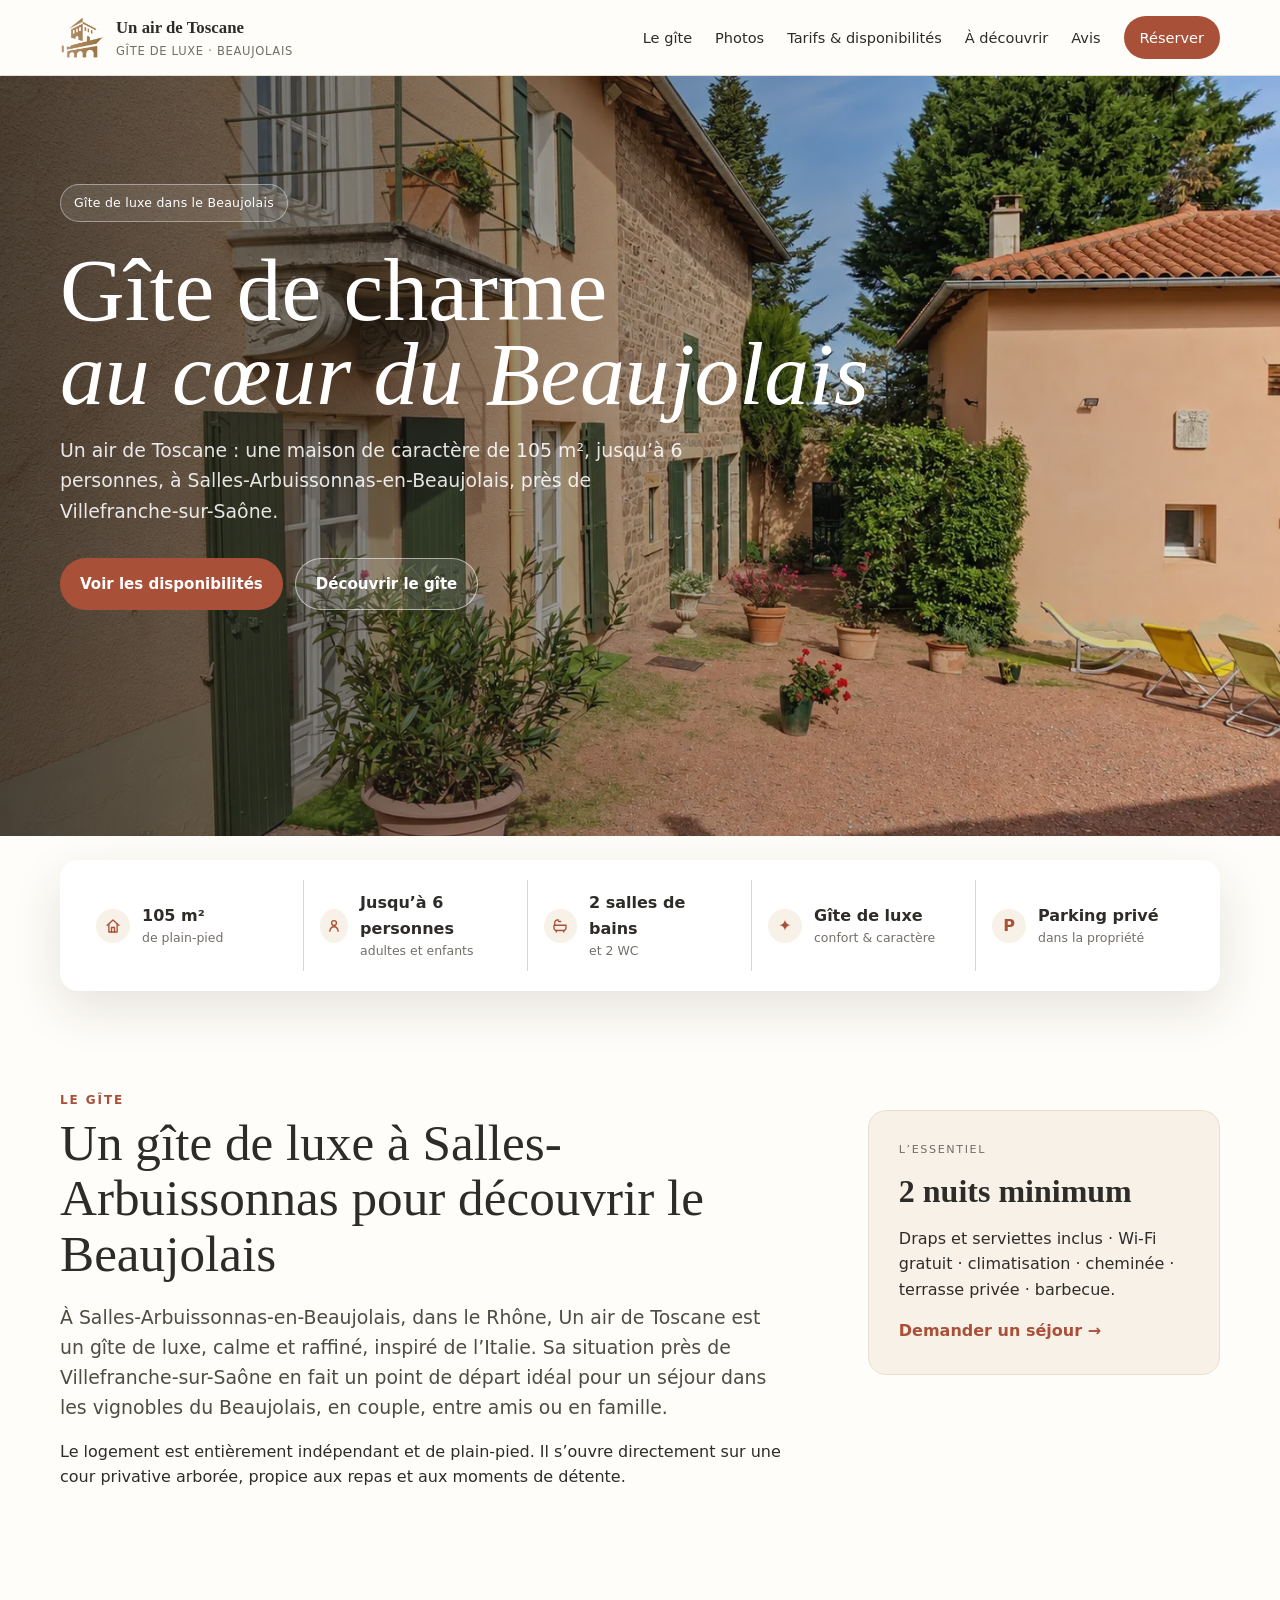
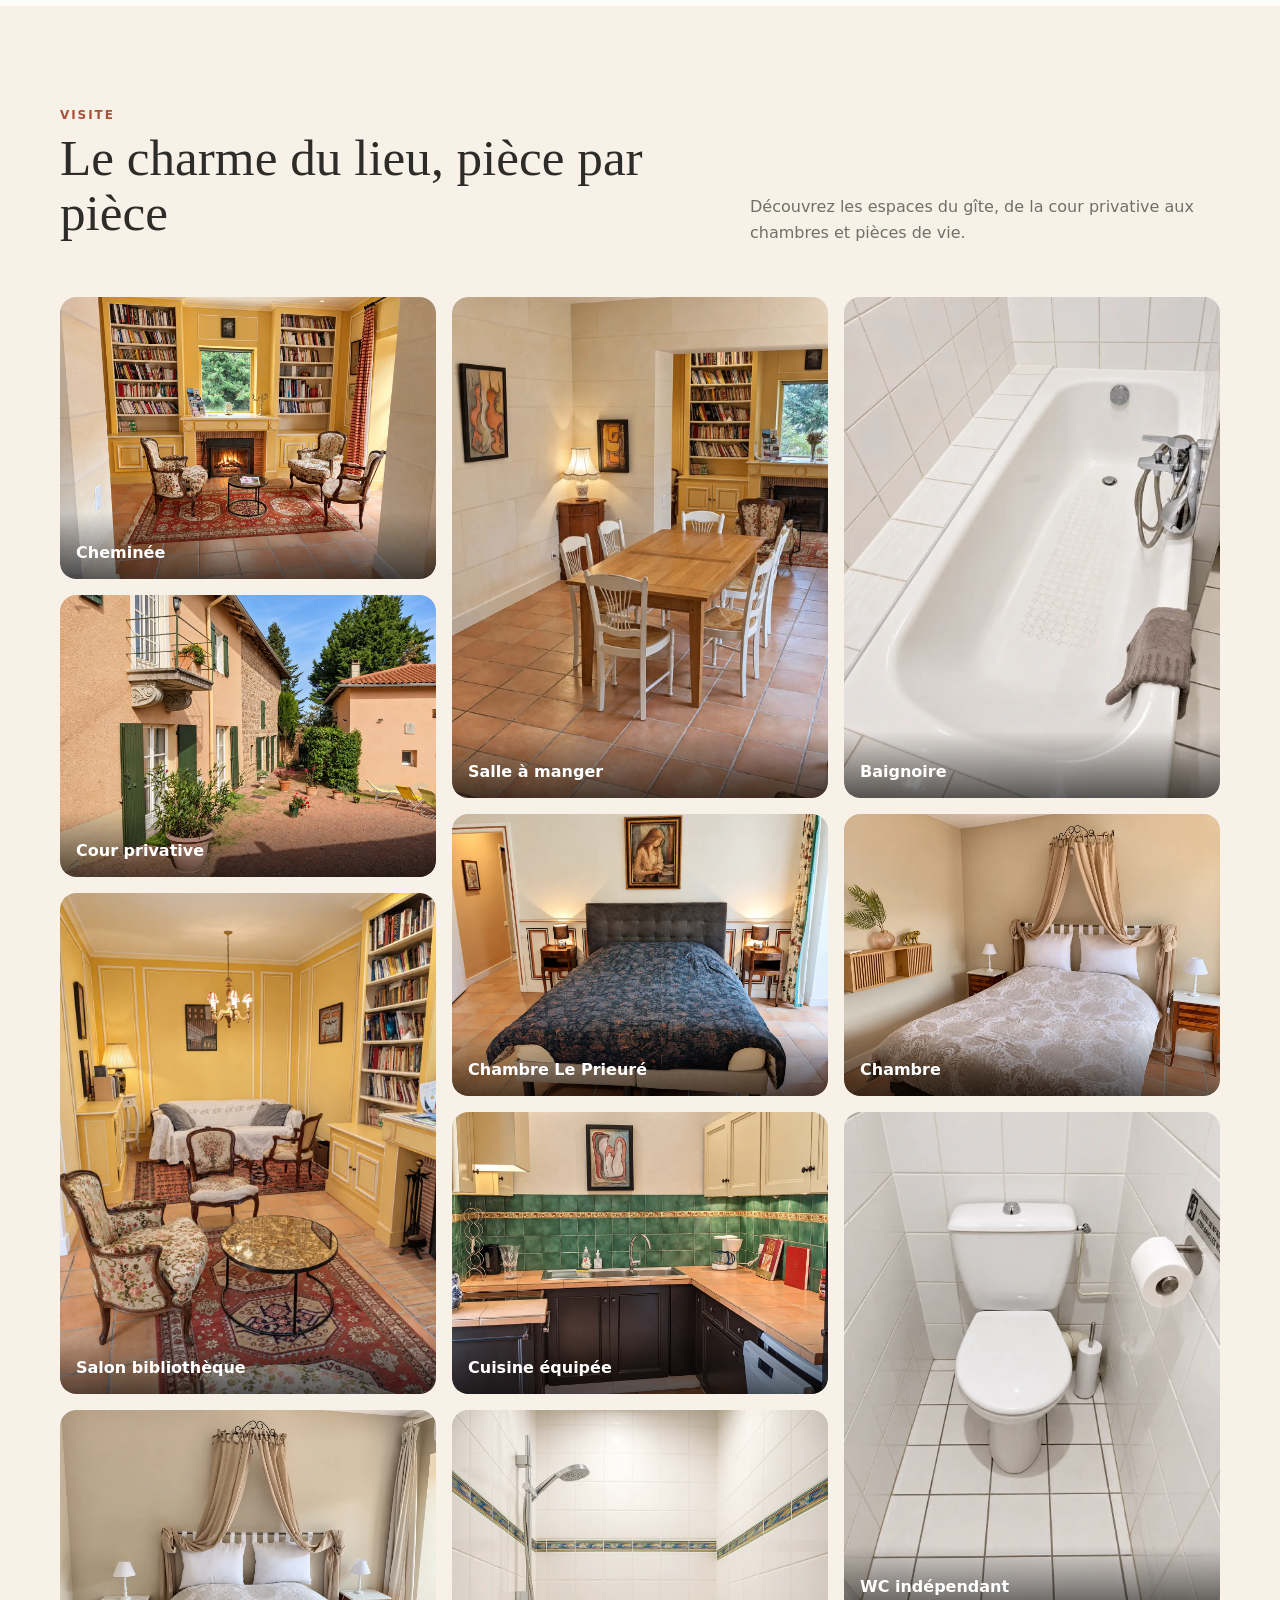
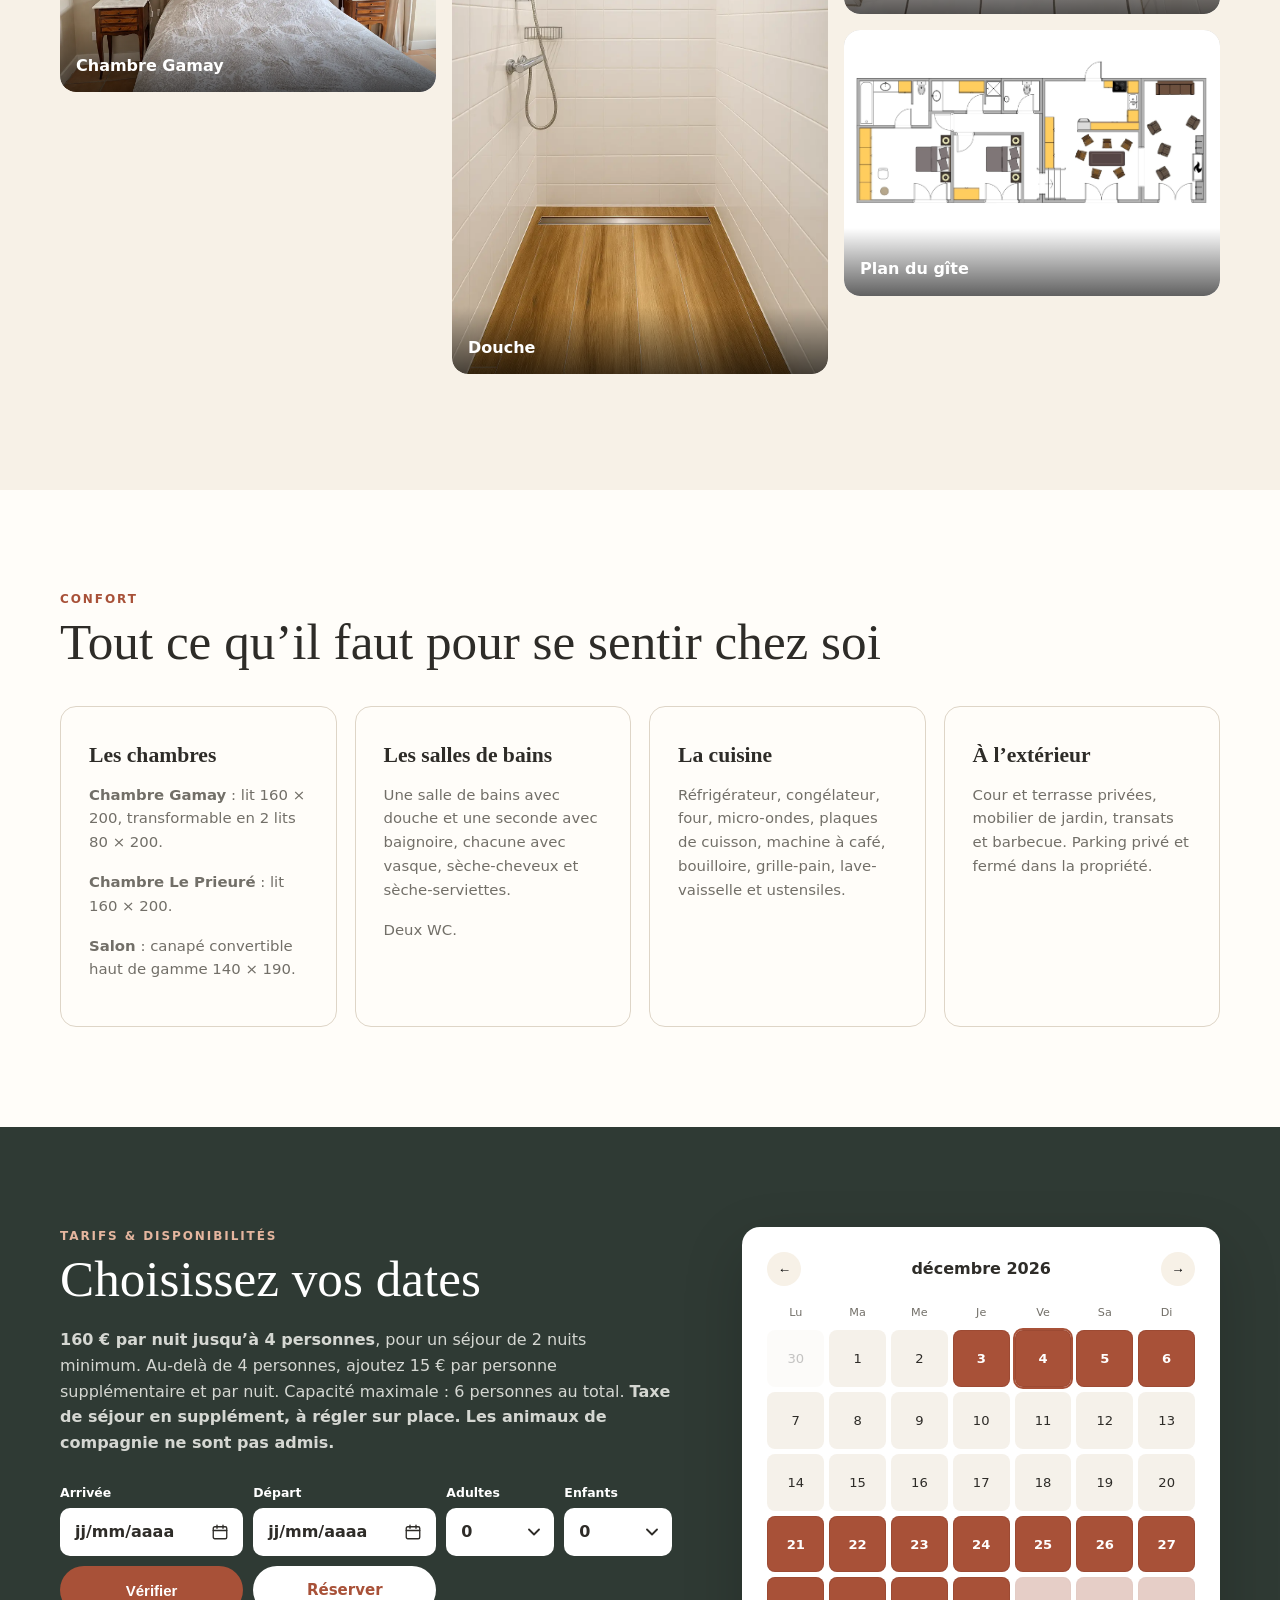
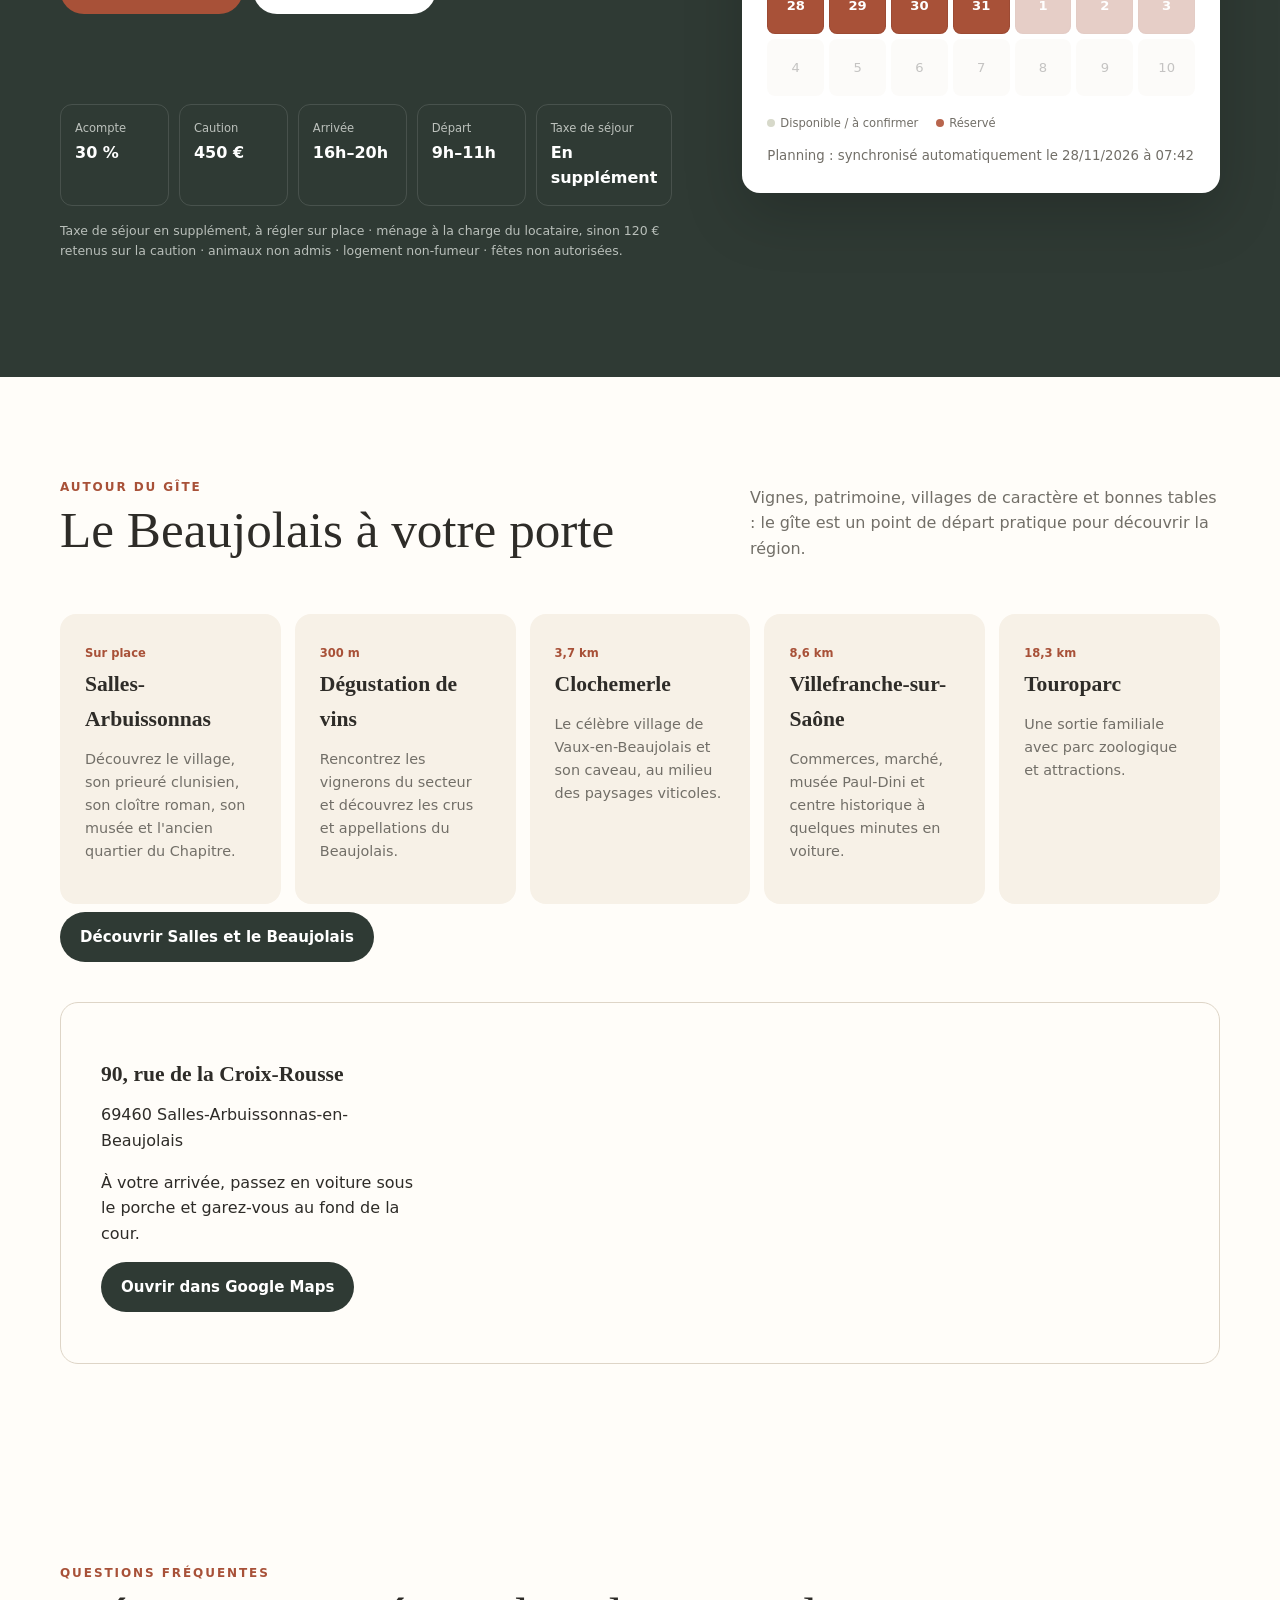
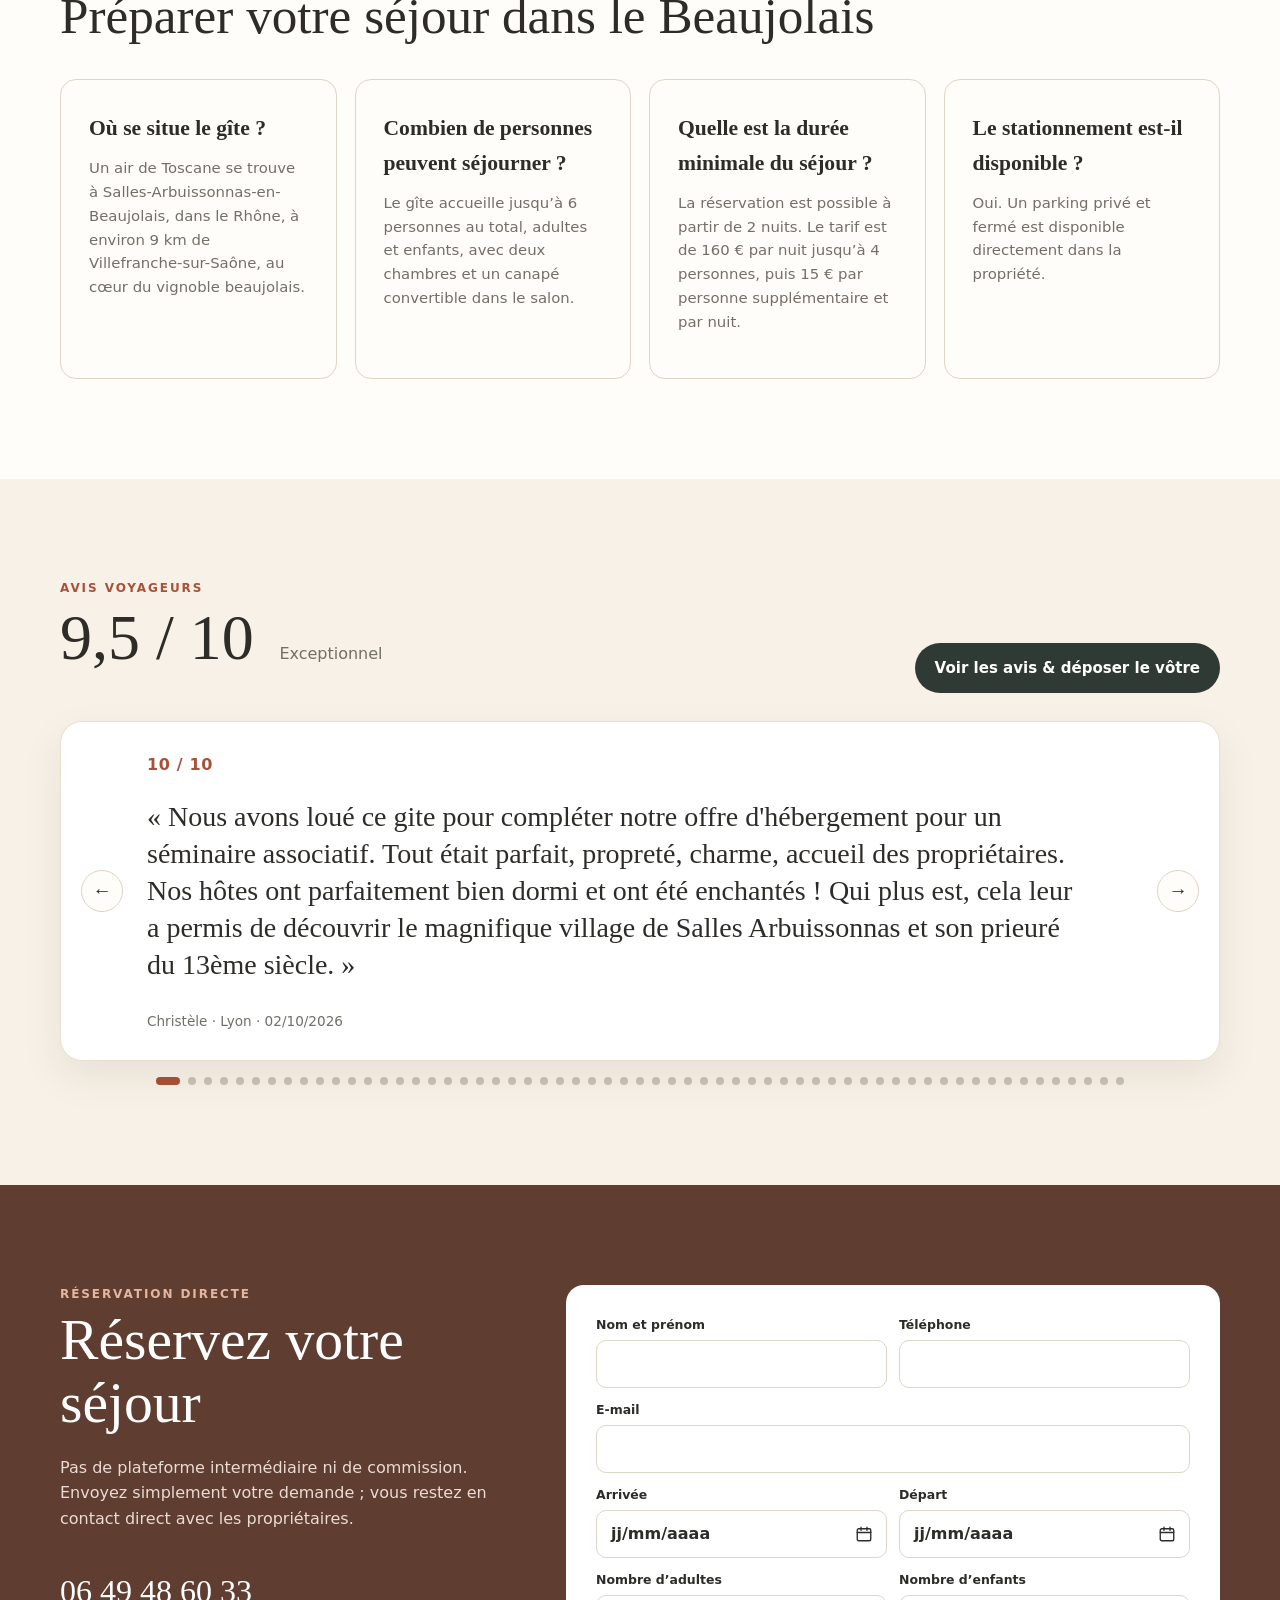
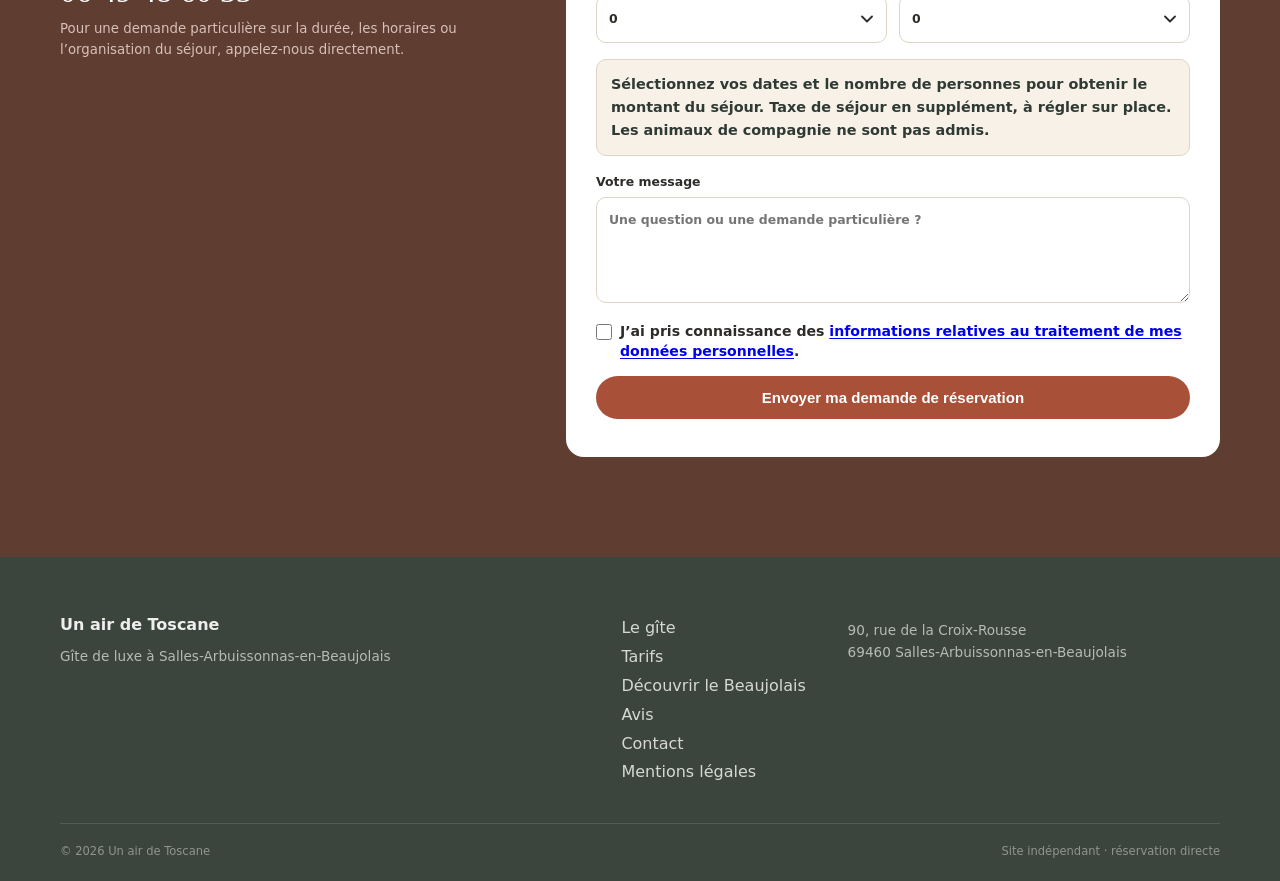
<file: index.html>
<!doctype html>
<html lang="fr">
<head>
  <meta charset="utf-8">
  <meta name="viewport" content="width=device-width, initial-scale=1">
  <title>Gîte de luxe dans le Beaujolais | Un air de Toscane</title>
  <meta name="description" content="Un air de Toscane, gîte de luxe dans le Beaujolais : 105 m², 2 chambres, jusqu’à 6 personnes, cour privée et parking à Salles-Arbuissonnas, près de Villefranche-sur-Saône.">
  <meta name="robots" content="index,follow,max-image-preview:large,max-snippet:-1,max-video-preview:-1">
  <meta name="author" content="Un air de Toscane">
  <link rel="canonical" href="https://www.gite-unairdetoscane.fr/">
  <meta property="og:locale" content="fr_FR">
  <meta property="og:type" content="website">
  <meta property="og:site_name" content="Un air de Toscane">
  <meta property="og:title" content="Gîte de luxe dans le Beaujolais | Un air de Toscane">
  <meta property="og:description" content="Gîte de luxe de 105 m² au cœur du Beaujolais, jusqu’à 6 personnes, à Salles-Arbuissonnas près de Villefranche-sur-Saône.">
  <meta property="og:url" content="https://www.gite-unairdetoscane.fr/">
  <meta property="og:image" content="https://www.gite-unairdetoscane.fr/assets/images/cour.webp">
  <meta property="og:image:alt" content="Cour privative du gîte Un air de Toscane dans le Beaujolais">
  <meta name="twitter:card" content="summary_large_image">
  <meta name="twitter:title" content="Gîte de luxe dans le Beaujolais | Un air de Toscane">
  <meta name="twitter:description" content="Gîte de luxe à Salles-Arbuissonnas-en-Beaujolais, jusqu’à 6 personnes.">
  <meta name="twitter:image" content="https://www.gite-unairdetoscane.fr/assets/images/cour.webp">
  <link rel="icon" href="assets/favicon-prieure.png?v=445" type="image/png">
  <link rel="stylesheet" href="styles.css">
</head>
<body>
  <header class="site-header" id="top">
    <a class="brand" href="#top" aria-label="Accueil">
      <span class="brand-mark"><img src="assets/logo-prieure.webp" alt="" width="44" height="44"></span>
      <span><strong>Un air de Toscane</strong><small>Gîte de luxe · Beaujolais</small></span>
    </a>
    <button class="nav-toggle" aria-label="Ouvrir le menu" aria-expanded="false">☰</button>
    <nav class="main-nav" aria-label="Navigation principale">
      <a href="#gite">Le gîte</a><a href="#photos">Photos</a><a href="#tarifs">Tarifs & disponibilités</a><a href="decouvrir-beaujolais.html">À découvrir</a><a href="avis.html">Avis</a><a class="nav-cta" href="#reserver">Réserver</a>
    </nav>
  </header>

  <main>
    <section class="hero">
      <div class="hero-photo hero-real" role="img" aria-label="Cour privative du gîte Un air de Toscane"></div>
      <div class="hero-overlay"></div>
      <div class="hero-content">
        <div class="rating-pill"><span>Gîte de luxe dans le Beaujolais</span></div>
        <h1>Gîte de charme<br><em>au cœur du Beaujolais</em></h1>
        <p>Un air de Toscane : une maison de caractère de 105 m², jusqu’à 6 personnes, à Salles-Arbuissonnas-en-Beaujolais, près de Villefranche-sur-Saône.</p>
        <div class="hero-actions"><a class="btn primary" href="#tarifs">Voir les disponibilités</a><a class="btn ghost" href="#photos">Découvrir le gîte</a></div>
      </div>
    </section>

    <section class="quickfacts wrap" aria-label="Informations principales">
      <article><span class="fact-icon fact-icon-svg" aria-hidden="true"><svg viewBox="0 0 24 24"><path d="M4 11.2 12 4l8 7.2"></path><path d="M6.5 9.5V20h11V9.5"></path><path d="M10 20v-6h4v6"></path></svg></span><div><b>105 m²</b><small>de plain-pied</small></div></article>
      <article><span class="fact-icon fact-icon-svg" aria-hidden="true"><svg viewBox="0 0 24 24"><circle cx="12" cy="8" r="3.2"></circle><path d="M6.5 19c.5-4 2.4-6 5.5-6s5 2 5.5 6"></path></svg></span><div><b>Jusqu’à 6 personnes</b><small>adultes et enfants</small></div></article>
      <article><span class="fact-icon fact-icon-svg" aria-hidden="true"><svg viewBox="0 0 24 24"><path d="M5 11V7.5A3.5 3.5 0 0 1 8.5 4H10"></path><path d="M4 11h16v3.5A3.5 3.5 0 0 1 16.5 18h-9A3.5 3.5 0 0 1 4 14.5V11Z"></path><path d="M7 18v2M17 18v2"></path><path d="M10 6h3"></path></svg></span><div><b>2 salles de bains</b><small>et 2 WC</small></div></article>
      <article><span class="fact-icon">✦</span><div><b>Gîte de luxe</b><small>confort & caractère</small></div></article>
      <article><span class="fact-icon">P</span><div><b>Parking privé</b><small>dans la propriété</small></div></article>
    </section>

    <section class="section wrap intro" id="gite">
      <div class="eyebrow">Le gîte</div>
      <div class="intro-grid">
        <div>
          <h2>Un gîte de luxe à Salles-Arbuissonnas pour découvrir le Beaujolais</h2>
          <p class="lead">À Salles-Arbuissonnas-en-Beaujolais, dans le Rhône, Un air de Toscane est un gîte de luxe, calme et raffiné, inspiré de l’Italie. Sa situation près de Villefranche-sur-Saône en fait un point de départ idéal pour un séjour dans les vignobles du Beaujolais, en couple, entre amis ou en famille.</p>
          <p>Le logement est entièrement indépendant et de plain-pied. Il s’ouvre directement sur une cour privative arborée, propice aux repas et aux moments de détente.</p>
        </div>
        <div class="signature-card"><span class="tiny">L’essentiel</span><b>2 nuits minimum</b><p>Draps et serviettes inclus · Wi‑Fi gratuit · climatisation · cheminée · terrasse privée · barbecue.</p><a href="#reserver">Demander un séjour →</a></div>
      </div>
    </section>

    <section class="section soft" id="photos">
      <div class="wrap">
        <div class="section-head"><div><div class="eyebrow">Visite</div><h2>Le charme du lieu, pièce par pièce</h2></div><p>Découvrez les espaces du gîte, de la cour privative aux chambres et pièces de vie.</p></div>
        <div class="gallery gallery-real">
          <figure><img src="assets/images/cheminée.webp" alt="Salon avec cheminée du gîte Un air de Toscane à Salles-Arbuissonnas-en-Beaujolais" loading="lazy" width="1536" height="1024"><figcaption>Cheminée</figcaption></figure>
          <figure class="tall"><img src="assets/images/cour.webp" alt="Cour privative du gîte de luxe Un air de Toscane dans le Beaujolais" loading="lazy" width="1536" height="1024"><figcaption>Cour privative</figcaption></figure>
          <figure><img src="assets/images/bibliotheque.webp" alt="Salon bibliothèque du gîte Un air de Toscane dans le Beaujolais" loading="lazy" width="1536" height="1024"><figcaption>Salon bibliothèque</figcaption></figure>
          <figure><img src="assets/images/chambre-gamay.webp" alt="Chambre Gamay du gîte Un air de Toscane à Salles-Arbuissonnas-en-Beaujolais" loading="lazy" width="1536" height="1024"><figcaption>Chambre Gamay</figcaption></figure>
          <figure class="wide"><img src="assets/images/salle-a-manger.webp" alt="Salle à manger du gîte de luxe Un air de Toscane dans le Rhône" loading="lazy" width="1536" height="1024"><figcaption>Salle à manger</figcaption></figure>
          <figure><img src="assets/images/chambre-prieure.webp" alt="Chambre Le Prieuré du gîte Un air de Toscane dans le Beaujolais" loading="lazy" width="1536" height="1024"><figcaption>Chambre Le Prieuré</figcaption></figure>
          <figure><img src="assets/images/cuisine.webp" alt="Cuisine équipée du gîte Un air de Toscane dans le Beaujolais" loading="lazy" width="1536" height="1024"><figcaption>Cuisine équipée</figcaption></figure>
          <figure><img src="assets/images/douche.webp" alt="Salle de douche du gîte Un air de Toscane à Salles-Arbuissonnas" loading="lazy" width="1024" height="1536"><figcaption>Douche</figcaption></figure>
          <figure><img src="assets/images/baignoire.webp" alt="Salle de bains avec baignoire du gîte Un air de Toscane" loading="lazy" width="1024" height="1536"><figcaption>Baignoire</figcaption></figure>
          <figure><img src="assets/images/chambre-gamay-2.webp" alt="Chambre du gîte de luxe Un air de Toscane dans le Beaujolais" loading="lazy" width="1024" height="1024"><figcaption>Chambre</figcaption></figure>
          <figure><img src="assets/images/wc.webp" alt="WC indépendant du gîte Un air de Toscane" loading="lazy" width="1024" height="1536"><figcaption>WC indépendant</figcaption></figure>
          <figure><img src="assets/images/plan.webp" alt="Plan du gîte Un air de Toscane à Salles-Arbuissonnas-en-Beaujolais" loading="lazy" width="1536" height="1024"><figcaption>Plan du gîte</figcaption></figure>
        </div>
      </div>
    </section>

    <section class="section wrap">
      <div class="eyebrow">Confort</div><h2>Tout ce qu’il faut pour se sentir chez soi</h2>
      <div class="amenities">
        <article><h3>Les chambres</h3><p><b>Chambre Gamay</b> : lit 160 × 200, transformable en 2 lits 80 × 200.</p><p><b>Chambre Le Prieuré</b> : lit 160 × 200.</p><p><b>Salon</b> : canapé convertible haut de gamme 140 × 190.</p></article>
        <article><h3>Les salles de bains</h3><p>Une salle de bains avec douche et une seconde avec baignoire, chacune avec vasque, sèche-cheveux et sèche-serviettes.</p><p>Deux WC.</p></article>
        <article><h3>La cuisine</h3><p>Réfrigérateur, congélateur, four, micro-ondes, plaques de cuisson, machine à café, bouilloire, grille-pain, lave-vaisselle et ustensiles.</p></article>
        <article><h3>À l’extérieur</h3><p>Cour et terrasse privées, mobilier de jardin, transats et barbecue. Parking privé et fermé dans la propriété.</p></article>
      </div>
    </section>

    <section class="section booking-section" id="tarifs">
      <div class="wrap booking-grid">
        <div>
          <div class="eyebrow light">Tarifs & disponibilités</div>
          <h2>Choisissez vos dates</h2>
          <p class="booking-intro"><strong>160 € par nuit jusqu’à 4 personnes</strong>, pour un séjour de 2 nuits minimum. Au-delà de 4 personnes, ajoutez 15 € par personne supplémentaire et par nuit. Capacité maximale : 6 personnes au total. <strong>Taxe de séjour en supplément, à régler sur place.</strong> <strong>Les animaux de compagnie ne sont pas admis.</strong></p>
          <div class="date-search">
            <label class="date-field">Arrivée
              <div class="mobile-date-box">
                <span class="mobile-date-text" data-date-display="arrival">jj/mm/aaaa</span>
                <span class="mobile-date-icon" aria-hidden="true"></span>
                <input id="arrival" type="date" aria-label="Date d’arrivée">
              </div>
            </label>
            <label class="date-field">Départ
              <div class="mobile-date-box">
                <span class="mobile-date-text" data-date-display="departure">jj/mm/aaaa</span>
                <span class="mobile-date-icon" aria-hidden="true"></span>
                <input id="departure" type="date" aria-label="Date de départ">
              </div>
            </label>
            <label class="guest-select-field">Adultes<select id="guestCount" required><option value="0" selected>0</option><option value="1">1</option><option value="2">2</option><option value="3">3</option><option value="4">4</option><option value="5">5</option><option value="6">6</option></select></label>
            <label class="guest-select-field">Enfants<select id="childCount"><option value="0" selected>0</option><option value="1">1</option><option value="2">2</option><option value="3">3</option><option value="4">4</option><option value="5">5</option></select></label>
            <button class="btn primary" id="checkDates" type="button">Vérifier</button>
            <a class="btn reserve-jump" id="reserveJump" href="#reserver">Réserver</a>
          </div>
          <div id="childAgesTop" class="child-ages" aria-live="polite"></div>
          <div id="availabilityResult" class="availability-result" aria-live="polite"></div>
          <div class="conditions-grid">
            <div><span>Acompte</span><b>30 %</b></div><div><span>Caution</span><b>450 €</b></div><div><span>Arrivée</span><b>16h–20h</b></div><div><span>Départ</span><b>9h–11h</b></div><div><span>Taxe de séjour</span><b>En supplément</b></div>
          </div>
          <p class="micro">Taxe de séjour en supplément, à régler sur place · ménage à la charge du locataire, sinon 120 € retenus sur la caution · animaux non admis · logement non-fumeur · fêtes non autorisées.</p>
        </div>
        <aside class="calendar-card">
          <div class="calendar-toolbar"><button id="prevMonth" aria-label="Mois précédent">←</button><strong id="calendarTitle"></strong><button id="nextMonth" aria-label="Mois suivant">→</button></div>
          <div class="calendar-week"><span>Lu</span><span>Ma</span><span>Me</span><span>Je</span><span>Ve</span><span>Sa</span><span>Di</span></div>
          <div id="calendar" class="calendar"></div>
          <div class="legend"><span><i class="dot available"></i>Disponible / à confirmer</span><span><i class="dot booked"></i>Réservé</span></div>
          <small>Planning : <span id="calendarUpdated"></span></small>
        </aside>
      </div>
    </section>

    <section class="section wrap" id="beaujolais">
      <div class="section-head"><div><div class="eyebrow">Autour du gîte</div><h2>Le Beaujolais à votre porte</h2></div><p>Vignes, patrimoine, villages de caractère et bonnes tables : le gîte est un point de départ pratique pour découvrir la région.</p></div>
      <div class="discover-grid">
        <article><span>Sur place</span><h3>Salles-Arbuissonnas</h3><p>Découvrez le village, son prieuré clunisien, son cloître roman, son musée et l'ancien quartier du Chapitre.</p></article>
        <article><span>300 m</span><h3>Dégustation de vins</h3><p>Rencontrez les vignerons du secteur et découvrez les crus et appellations du Beaujolais.</p></article>
        <article><span>3,7 km</span><h3>Clochemerle</h3><p>Le célèbre village de Vaux-en-Beaujolais et son caveau, au milieu des paysages viticoles.</p></article>
        <article><span>8,6 km</span><h3>Villefranche-sur-Saône</h3><p>Commerces, marché, musée Paul-Dini et centre historique à quelques minutes en voiture.</p></article>
        <article><span>18,3 km</span><h3>Touroparc</h3><p>Une sortie familiale avec parc zoologique et attractions.</p></article>
      </div>
      <p class="discover-more"><a class="btn secondary" href="decouvrir-beaujolais.html">Découvrir Salles et le Beaujolais</a></p>
      <div class="map-card"><div><h3>90, rue de la Croix-Rousse</h3><p>69460 Salles-Arbuissonnas-en-Beaujolais</p><p>À votre arrivée, passez en voiture sous le porche et garez-vous au fond de la cour.</p><a class="btn secondary" target="_blank" rel="noopener" href="https://www.google.com/maps/search/?api=1&query=46.03916,4.63317">Ouvrir dans Google Maps</a></div><iframe title="Carte du gîte" loading="lazy" referrerpolicy="no-referrer-when-downgrade" src="https://www.google.com/maps?q=46.03916,4.63317&z=14&output=embed"></iframe></div>
    </section>


    <section class="section wrap" id="questions">
      <div class="eyebrow">Questions fréquentes</div><h2>Préparer votre séjour dans le Beaujolais</h2>
      <div class="amenities faq-grid">
        <article><h3>Où se situe le gîte ?</h3><p>Un air de Toscane se trouve à Salles-Arbuissonnas-en-Beaujolais, dans le Rhône, à environ 9 km de Villefranche-sur-Saône, au cœur du vignoble beaujolais.</p></article>
        <article><h3>Combien de personnes peuvent séjourner ?</h3><p>Le gîte accueille jusqu’à 6 personnes au total, adultes et enfants, avec deux chambres et un canapé convertible dans le salon.</p></article>
        <article><h3>Quelle est la durée minimale du séjour ?</h3><p>La réservation est possible à partir de 2 nuits. Le tarif est de 160 € par nuit jusqu’à 4 personnes, puis 15 € par personne supplémentaire et par nuit.</p></article>
        <article><h3>Le stationnement est-il disponible ?</h3><p>Oui. Un parking privé et fermé est disponible directement dans la propriété.</p></article>
      </div>
    </section>

    <section class="section soft" id="avis">
      <div class="wrap">
        <div class="reviews-title-row">
          <div><div class="eyebrow">Avis voyageurs</div><div class="reviews-head"><h2><span class="reviews-average" id="reviewAverage">9,5</span> <span class="reviews-outof">/ 10</span> <span class="reviews-label">Exceptionnel</span></h2></div></div>
          <a class="btn secondary" href="avis.html">Voir les avis &amp; déposer le vôtre</a>
        </div>
        <div class="review-carousel" id="reviewCarousel" aria-label="Avis voyageurs">
          <button class="review-arrow prev" id="reviewPrev" type="button" aria-label="Avis précédent">←</button>
          <div class="review-track" id="reviewTrack" aria-live="polite">
            <blockquote class="review-slide active"><div class="review-score">10 / 10</div><p>« Joli cadre, intérieur chaleureux, literie impeccable, grands placards de rangement, propreté, contacts et accueil au top. »</p><footer>Françoise · Anse · avril 2023</footer></blockquote>
          </div>
          <button class="review-arrow next" id="reviewNext" type="button" aria-label="Avis suivant">→</button>
        </div>
        <div class="review-dots" id="reviewDots" aria-label="Choisir un avis"></div>
      </div>
    </section>

    <section class="section reserve" id="reserver">
      <div class="wrap reserve-grid">
        <div><div class="eyebrow light">Réservation directe</div><h2>Réservez votre séjour</h2><p>Pas de plateforme intermédiaire ni de commission. Envoyez simplement votre demande ; vous restez en contact direct avec les propriétaires.</p><div class="contact-direct"><a id="phoneLink" href="tel:+33649486033">06 49 48 60 33</a><small>Pour une demande particulière sur la durée, les horaires ou l’organisation du séjour, appelez-nous directement.</small></div></div>
        <form id="requestForm" class="request-form" action="https://formspree.io/f/mkjnqvoj" method="POST">
          <div class="form-row"><label>Nom et prénom<input name="name" required></label><label>Téléphone<input name="phone" type="tel"></label></div>
          <label>E-mail<input name="email" type="email" required></label>
          <div class="form-row">
            <label class="date-field">Arrivée
              <div class="mobile-date-box">
                <span class="mobile-date-text">jj/mm/aaaa</span>
                <span class="mobile-date-icon" aria-hidden="true"></span>
                <input id="formArrival" name="arrival" type="date" required aria-label="Date d’arrivée">
              </div>
            </label>
            <label class="date-field">Départ
              <div class="mobile-date-box">
                <span class="mobile-date-text">jj/mm/aaaa</span>
                <span class="mobile-date-icon" aria-hidden="true"></span>
                <input id="formDeparture" name="departure" type="date" required aria-label="Date de départ">
              </div>
            </label>
          </div>
          <div class="form-row"><label>Nombre d’adultes<select name="adults" required><option value="0" selected>0</option><option value="1">1</option><option value="2">2</option><option value="3">3</option><option value="4">4</option><option value="5">5</option><option value="6">6</option></select></label><label>Nombre d’enfants<select name="children" id="formChildCount"><option value="0" selected>0</option><option value="1">1</option><option value="2">2</option><option value="3">3</option><option value="4">4</option><option value="5">5</option></select></label></div>
          <div id="childAgesForm" class="child-ages child-ages-form" aria-live="polite"></div>
          <div id="formPricePreview" class="form-price-preview" aria-live="polite">Sélectionnez vos dates et le nombre de personnes pour obtenir le montant du séjour. Taxe de séjour en supplément, à régler sur place. Les animaux de compagnie ne sont pas admis.</div>
          <label>Votre message<textarea name="message" rows="4" placeholder="Une question ou une demande particulière ?"></textarea></label>
          <input type="hidden" name="_subject" value="Demande de réservation – Un air de Toscane">
          <input type="hidden" name="montant_sejour" id="formTotalField" value="">
          <label class="privacy-consent">
            <input type="checkbox" id="privacyAcknowledgement" name="prise_connaissance_donnees" value="Oui" required style="appearance:auto!important;-webkit-appearance:checkbox!important;width:16px!important;height:16px!important;min-width:16px!important;max-width:16px!important;flex:0 0 16px!important;padding:0!important;margin:3px 0 0!important;border-radius:0!important;">
            <span>J’ai pris connaissance des <a href="mentions-legales.html#donnees-personnelles" target="_blank" rel="noopener">informations relatives au traitement de mes données personnelles</a>.</span>
          </label>
          <button class="btn primary full" type="submit">Envoyer ma demande de réservation</button>
          <p id="formStatus" class="form-status" aria-live="polite"></p>
        </form>
      </div>
    </section>
  </main>

  <footer class="footer"><div class="wrap footer-grid"><div><strong>Un air de Toscane</strong><p>Gîte de luxe à Salles-Arbuissonnas-en-Beaujolais</p></div><div><a href="#gite">Le gîte</a><a href="#tarifs">Tarifs</a><a href="decouvrir-beaujolais.html">Découvrir le Beaujolais</a><a href="avis.html">Avis</a><a href="#reserver">Contact</a><a href="mentions-legales.html">Mentions légales</a></div><div><p>90, rue de la Croix-Rousse<br>69460 Salles-Arbuissonnas-en-Beaujolais</p></div></div><div class="wrap footer-bottom"><span>© 2026 Un air de Toscane</span><span>Site indépendant · réservation directe</span></div></footer>

  <script type="application/ld+json">
{
  "@context": "https://schema.org",
  "@graph": [
    {
      "@type": "WebSite",
      "@id": "https://www.gite-unairdetoscane.fr/#website",
      "url": "https://www.gite-unairdetoscane.fr/",
      "name": "Un air de Toscane",
      "inLanguage": "fr-FR"
    },
    {
      "@type": "VacationRental",
      "@id": "https://www.gite-unairdetoscane.fr/#gite",
      "identifier": "un-air-de-toscane-salles-arbuissonnas",
      "name": "Un air de Toscane",
      "additionalType": "Gite",
      "url": "https://www.gite-unairdetoscane.fr/",
      "description": "Gîte de luxe de 105 m² à Salles-Arbuissonnas-en-Beaujolais, jusqu’à 6 personnes, avec deux chambres, deux salles de bains, cour privée et parking.",
      "image": [
        "https://www.gite-unairdetoscane.fr/assets/images/cour.webp",
        "https://www.gite-unairdetoscane.fr/assets/images/chambre-gamay.webp",
        "https://www.gite-unairdetoscane.fr/assets/images/chambre-prieure.webp",
        "https://www.gite-unairdetoscane.fr/assets/images/salle-a-manger.webp",
        "https://www.gite-unairdetoscane.fr/assets/images/cuisine.webp",
        "https://www.gite-unairdetoscane.fr/assets/images/bibliotheque.webp",
        "https://www.gite-unairdetoscane.fr/assets/images/douche.webp",
        "https://www.gite-unairdetoscane.fr/assets/images/baignoire.webp",
        "https://www.gite-unairdetoscane.fr/assets/images/wc.webp",
        "https://www.gite-unairdetoscane.fr/assets/images/chambre-gamay-2.webp"
      ],
      "latitude": 46.03916,
      "longitude": 4.63317,
      "address": {
        "@type": "PostalAddress",
        "streetAddress": "90, rue de la Croix-Rousse",
        "postalCode": "69460",
        "addressLocality": "Salles-Arbuissonnas-en-Beaujolais",
        "addressRegion": "Rhône",
        "addressCountry": "FR"
      },
      "telephone": "+33649486033",
      "priceRange": "150–180 € / nuit",
      "checkinTime": "16:00:00+02:00",
      "checkoutTime": "11:00:00+02:00",
      "knowsLanguage": [
        "fr-FR"
      ],
      "containsPlace": {
        "@type": "Accommodation",
        "additionalType": "EntirePlace",
        "occupancy": {
          "@type": "QuantitativeValue",
          "value": 6
        },
        "floorSize": {
          "@type": "QuantitativeValue",
          "value": 105,
          "unitCode": "MTK"
        },
        "numberOfBedrooms": 2,
        "numberOfBathroomsTotal": 2,
        "bed": [
          {
            "@type": "BedDetails",
            "numberOfBeds": 2,
            "typeOfBed": "Queen"
          },
          {
            "@type": "BedDetails",
            "numberOfBeds": 1,
            "typeOfBed": "Double"
          }
        ],
        "amenityFeature": [
          {
            "@type": "LocationFeatureSpecification",
            "name": "wifi",
            "value": true
          },
          {
            "@type": "LocationFeatureSpecification",
            "name": "internetType",
            "value": "Free"
          },
          {
            "@type": "LocationFeatureSpecification",
            "name": "ac",
            "value": true
          },
          {
            "@type": "LocationFeatureSpecification",
            "name": "parkingType",
            "value": "Free"
          },
          {
            "@type": "LocationFeatureSpecification",
            "name": "patio",
            "value": true
          },
          {
            "@type": "LocationFeatureSpecification",
            "name": "outdoorGrill",
            "value": true
          },
          {
            "@type": "LocationFeatureSpecification",
            "name": "kitchen",
            "value": true
          },
          {
            "@type": "LocationFeatureSpecification",
            "name": "fireplace",
            "value": true
          },
          {
            "@type": "LocationFeatureSpecification",
            "name": "childFriendly",
            "value": true
          },
          {
            "@type": "LocationFeatureSpecification",
            "name": "petsAllowed",
            "value": false
          },
          {
            "@type": "LocationFeatureSpecification",
            "name": "smokingAllowed",
            "value": false
          }
        ]
      },
      "aggregateRating": {
        "@type": "AggregateRating",
        "ratingValue": 9.75,
        "bestRating": 10,
        "worstRating": 1,
        "ratingCount": 4,
        "reviewCount": 4
      }
    }
  ]
}
  </script>
  <script src="config.js"></script><script src="script.js"></script>
</body>
</html>
</file>
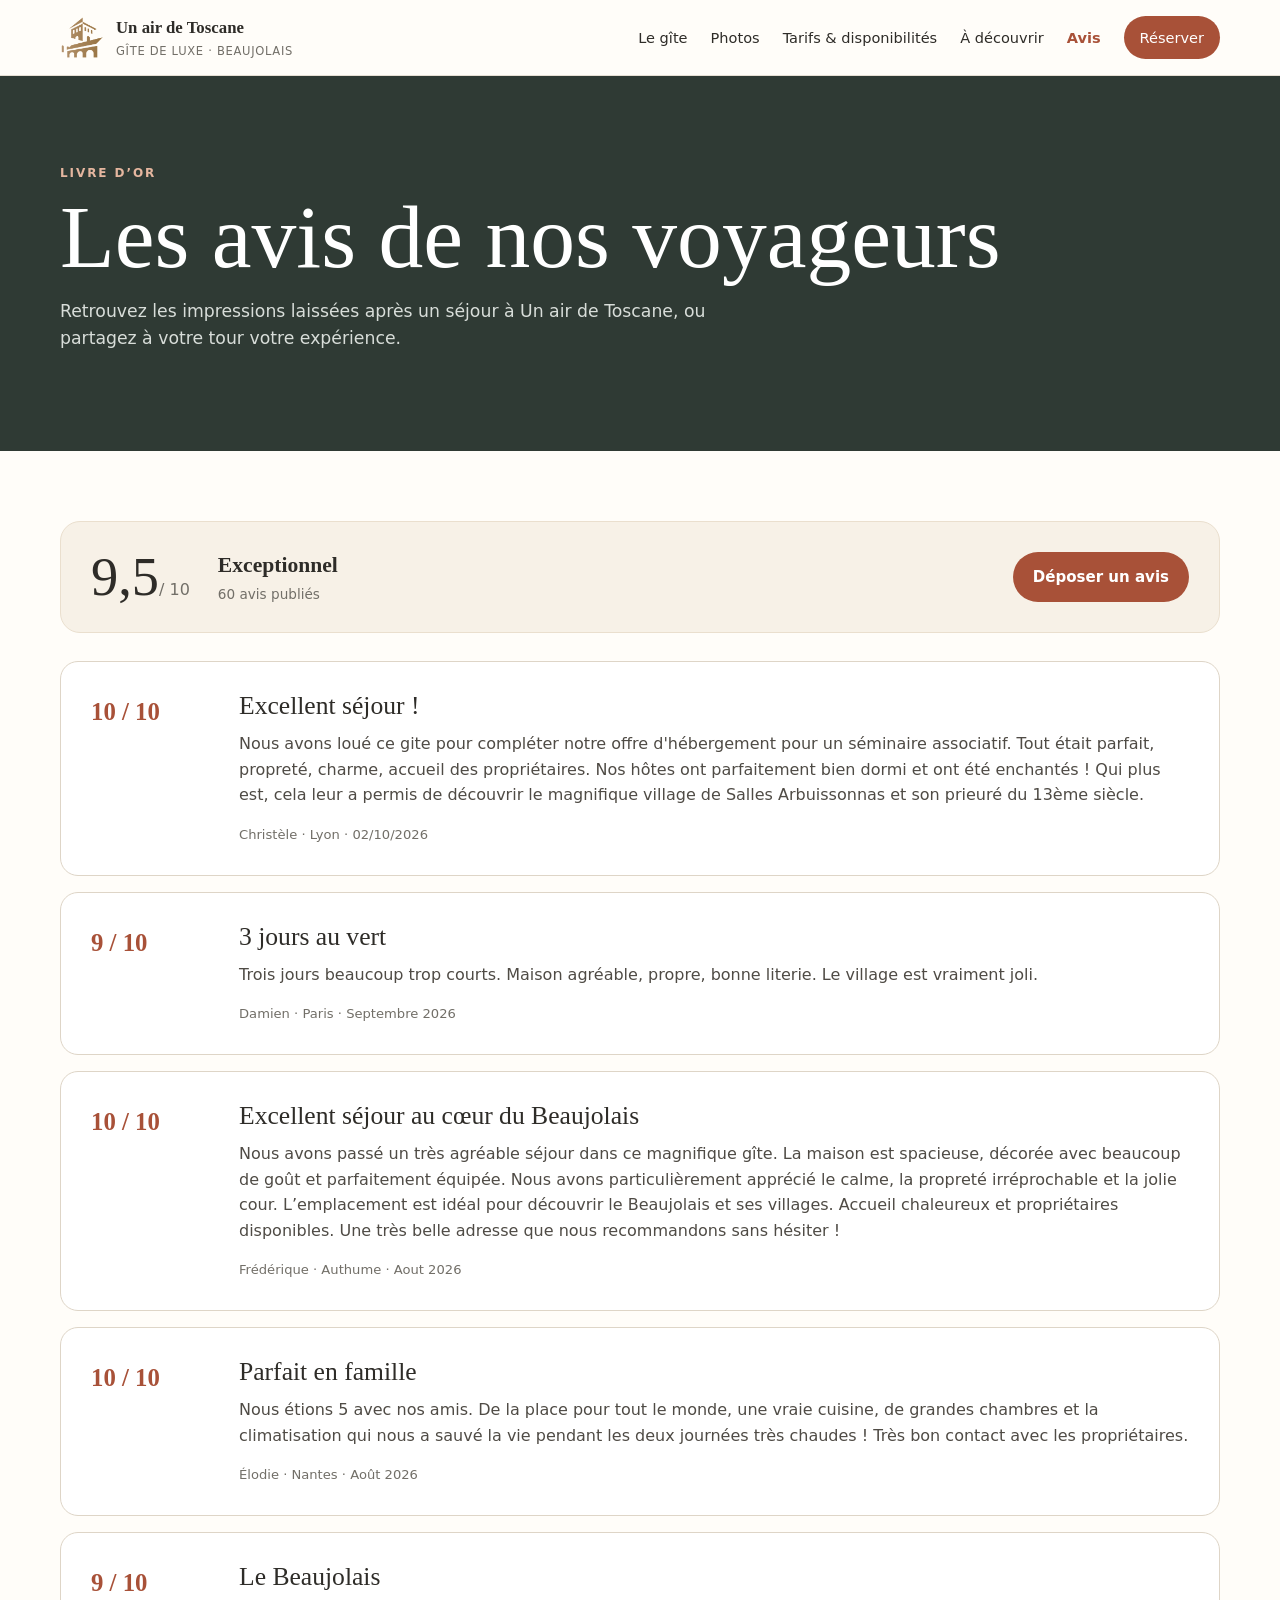
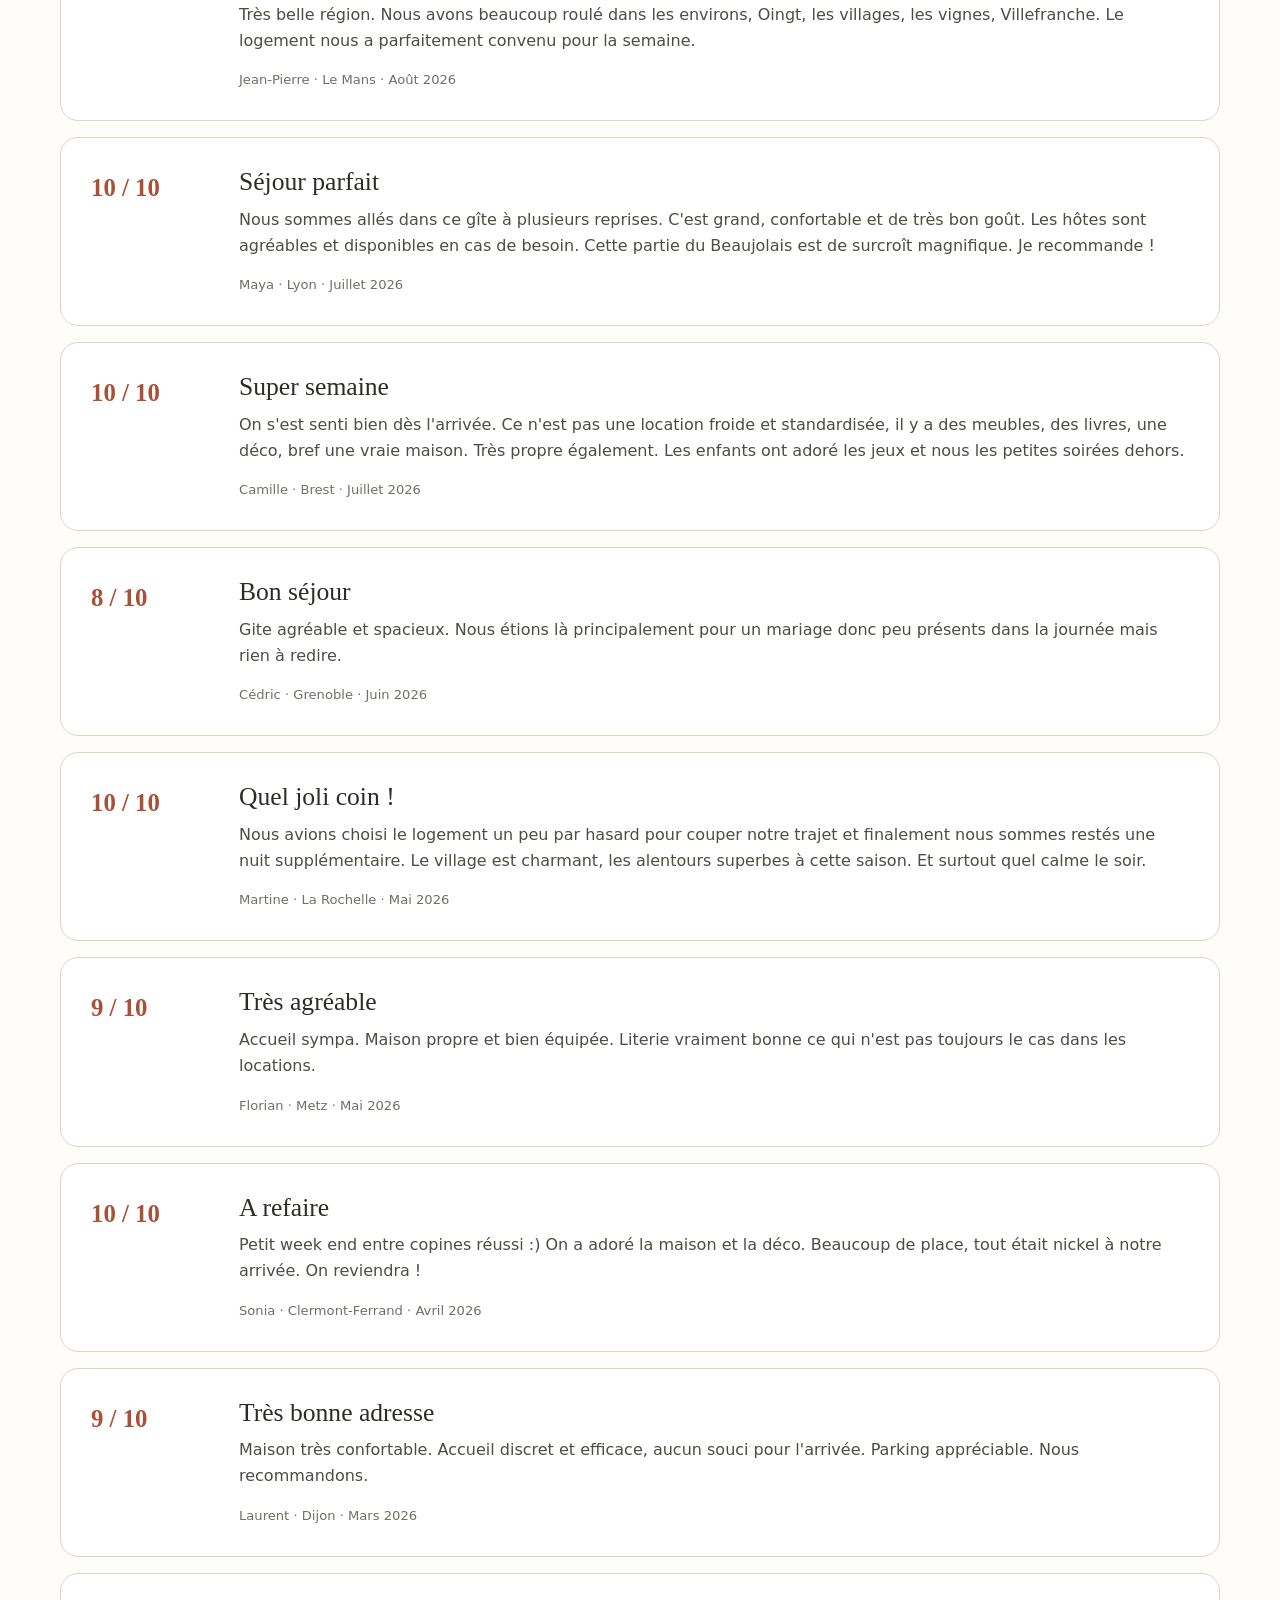
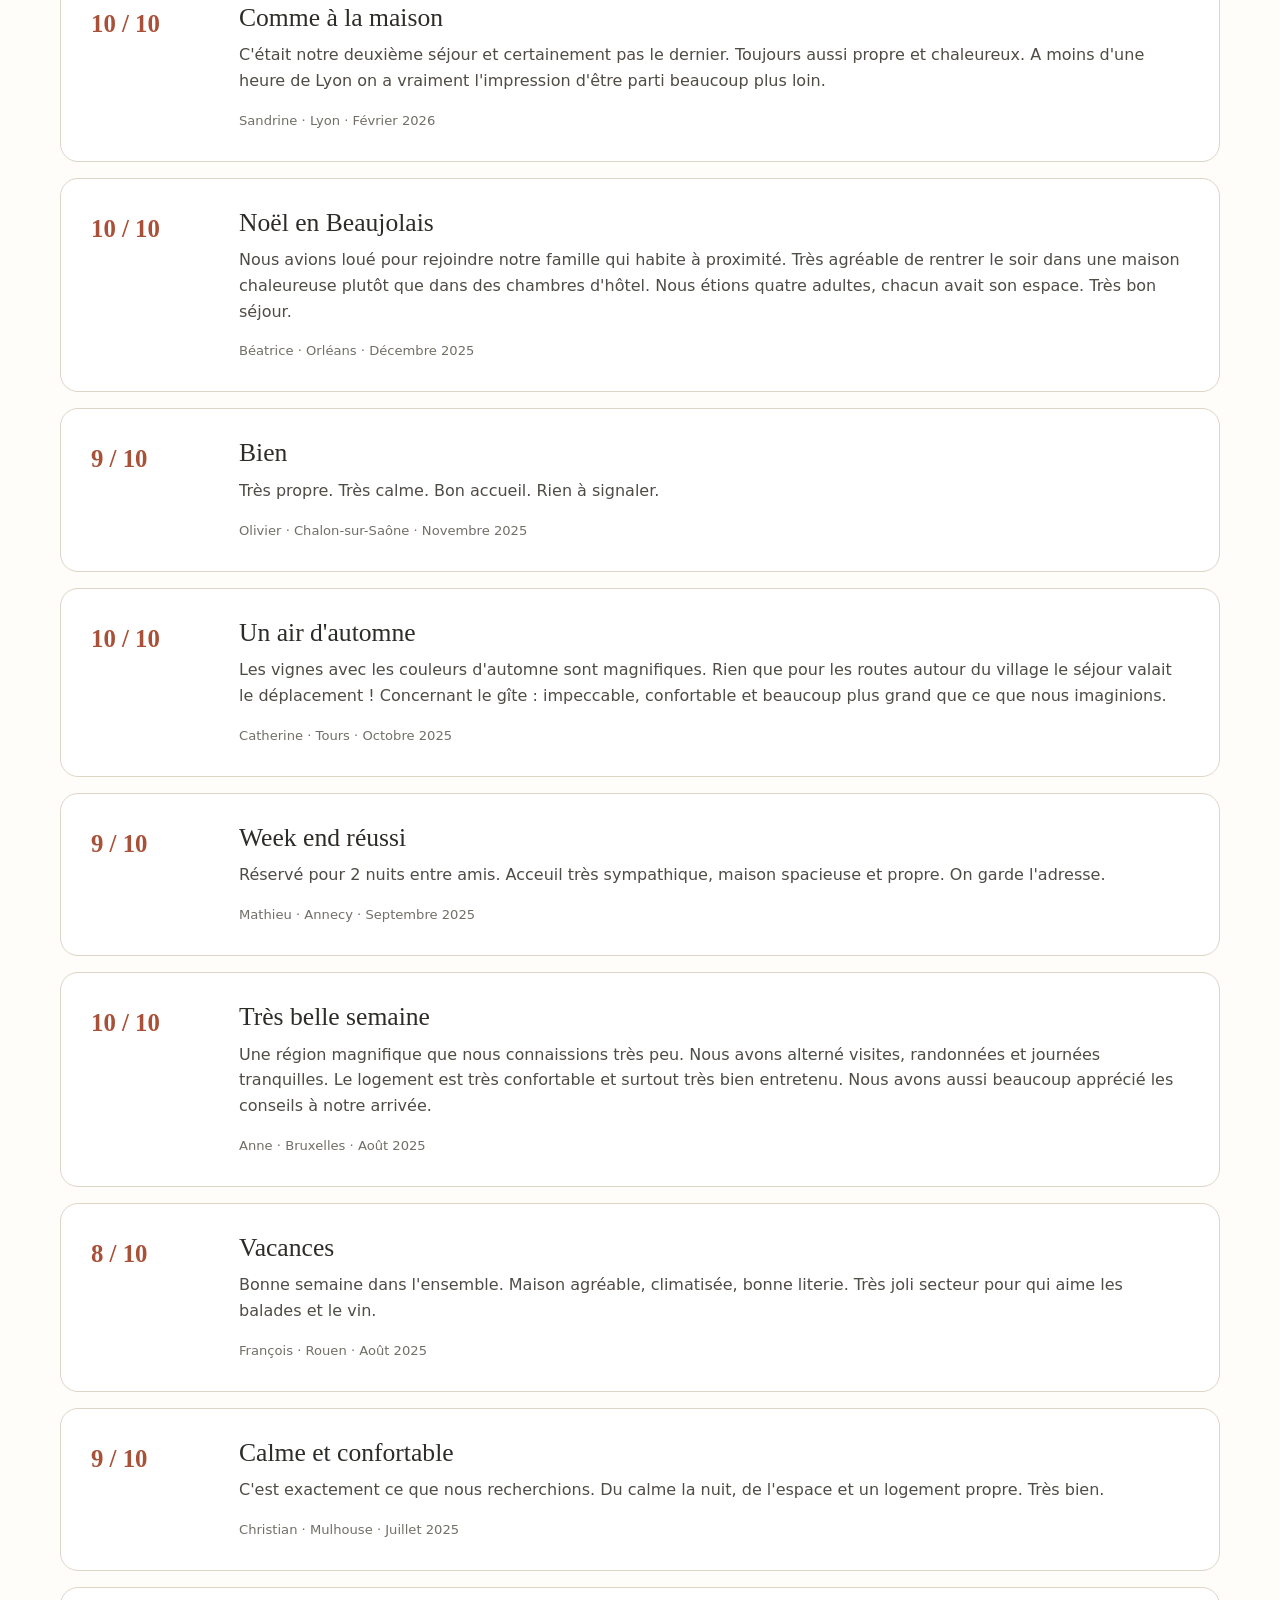
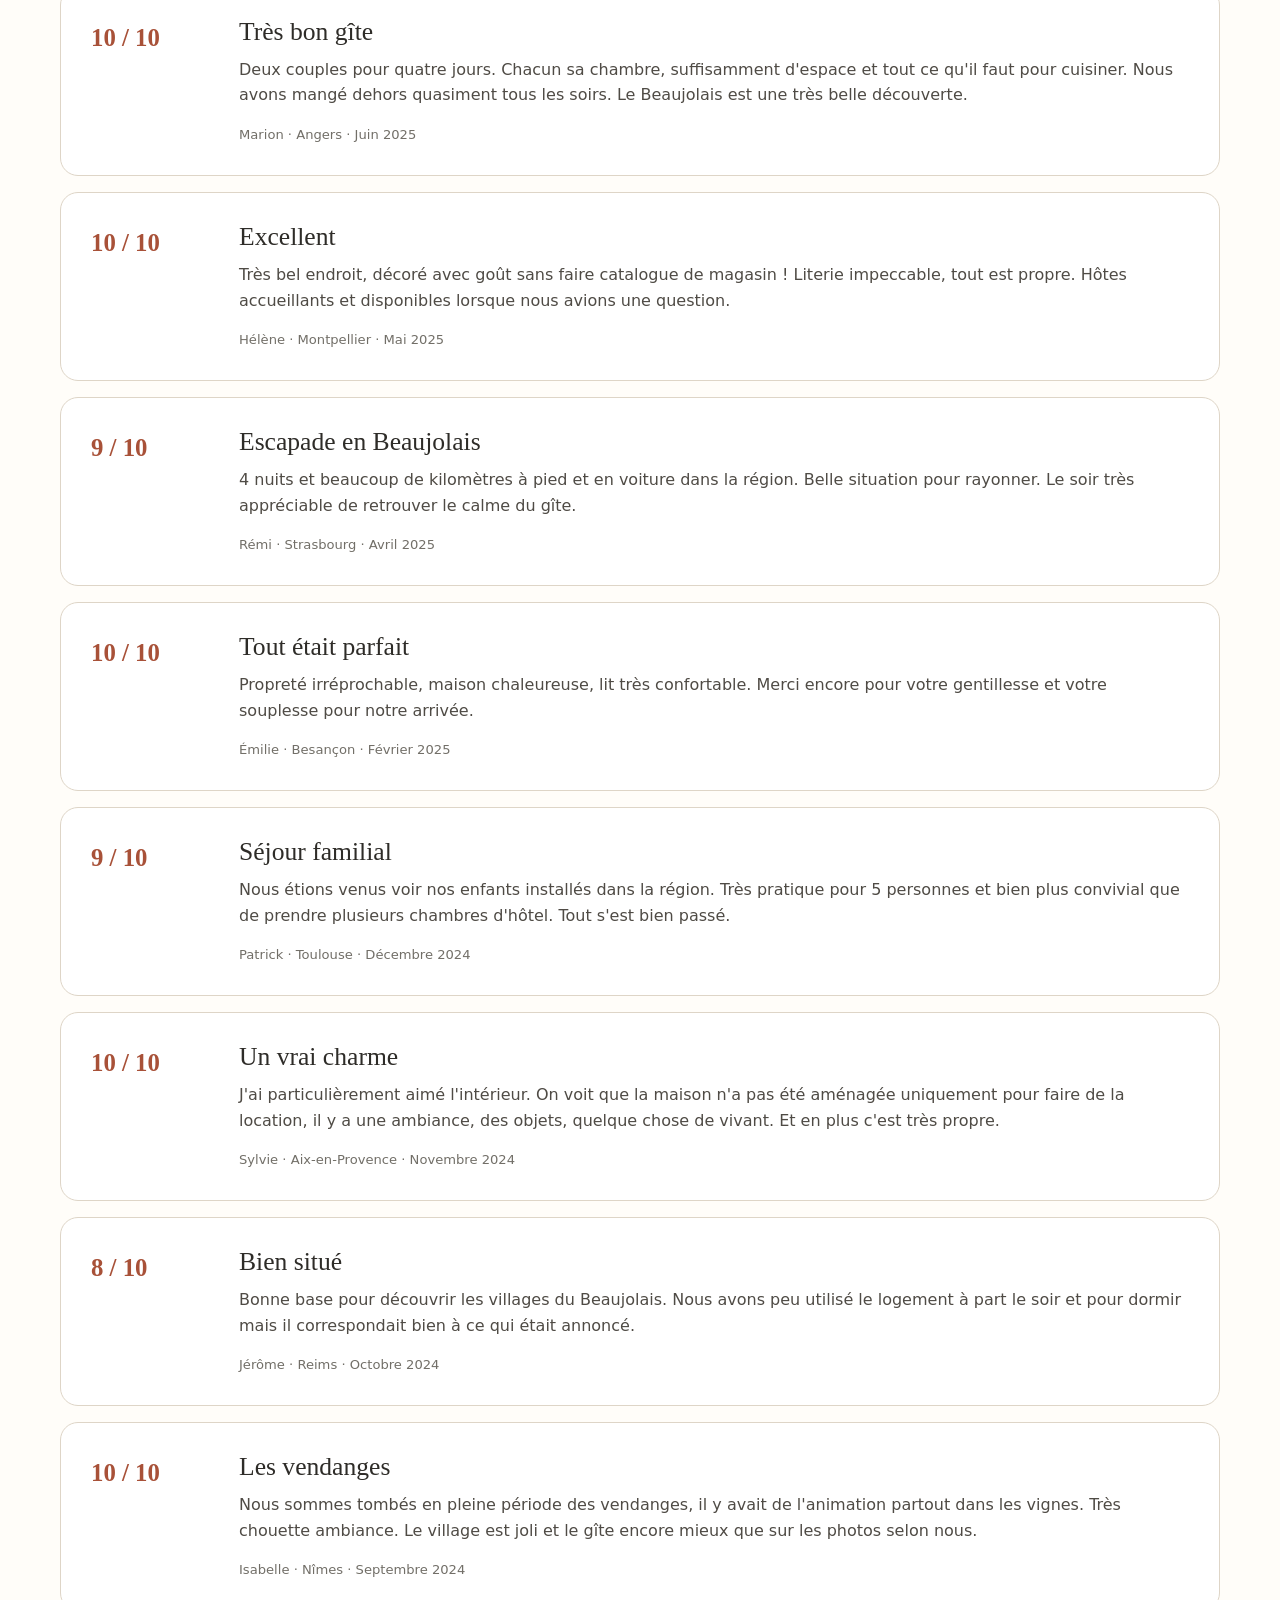
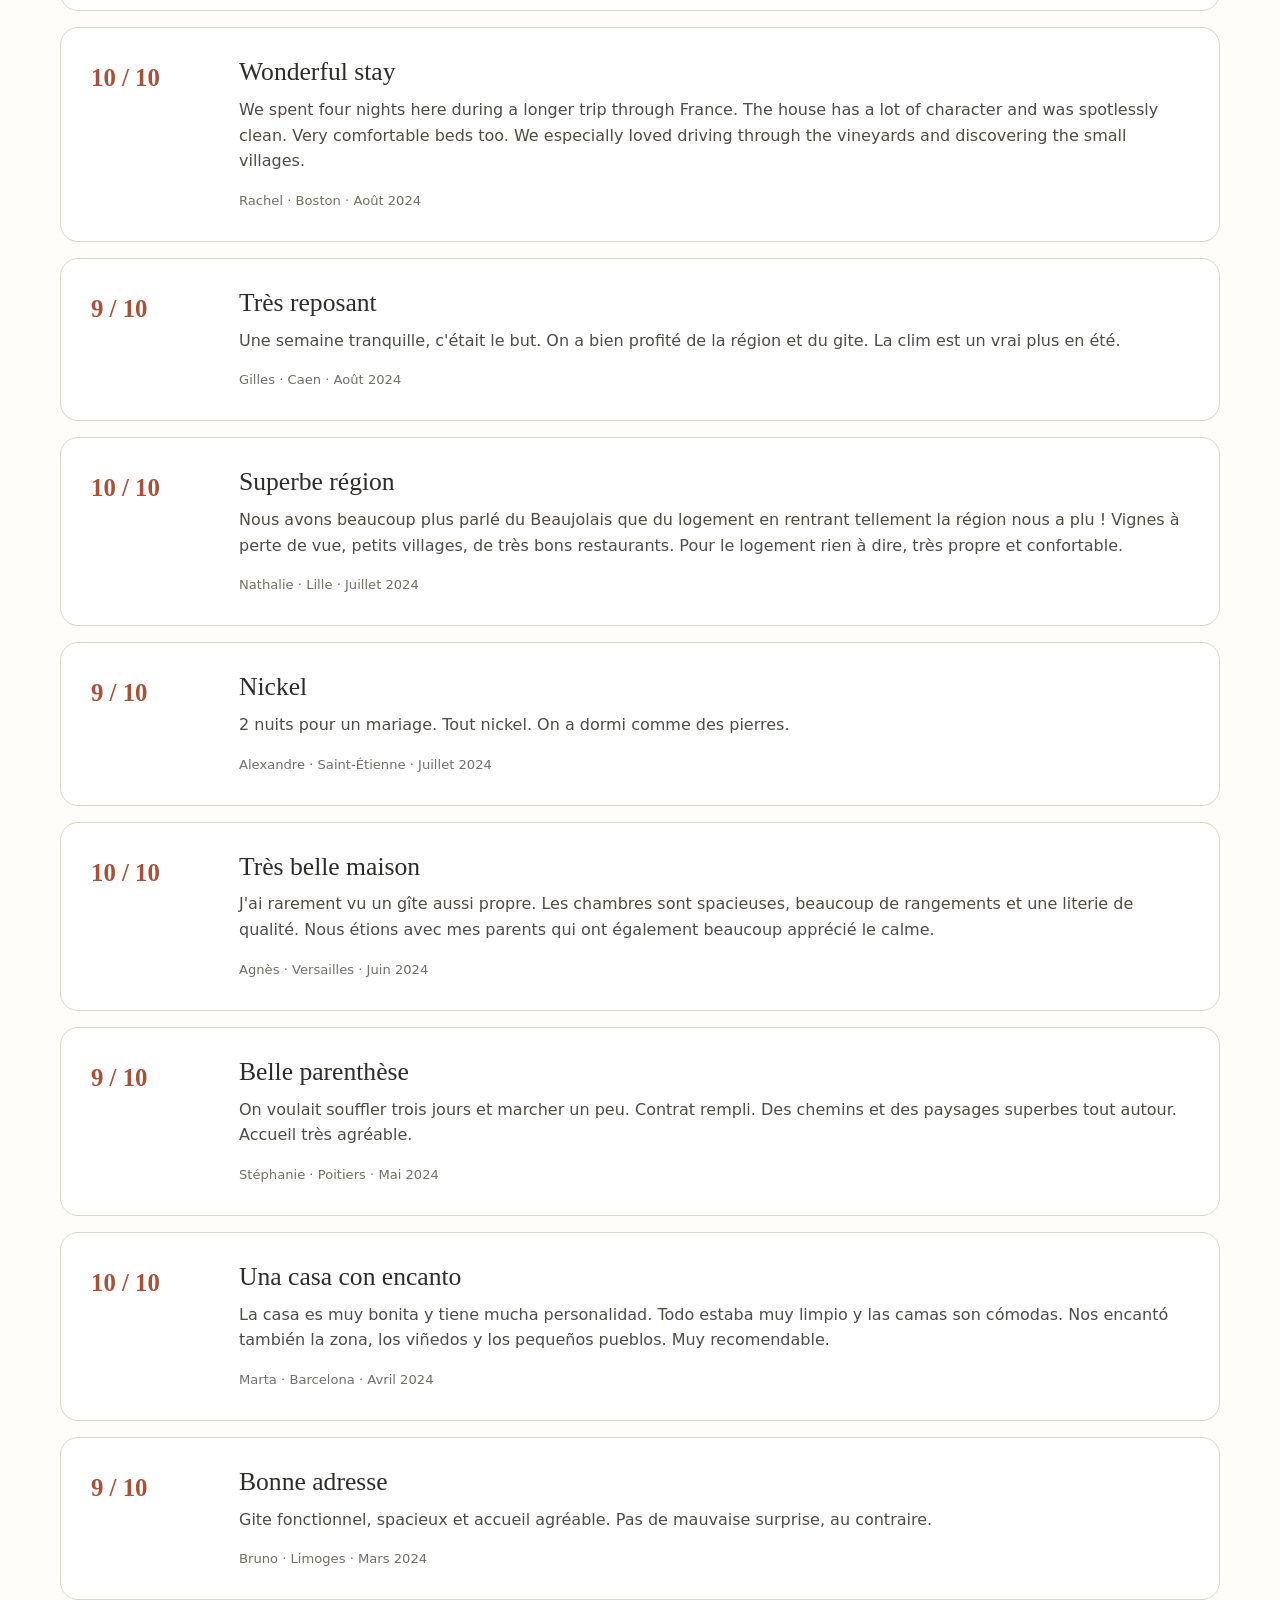
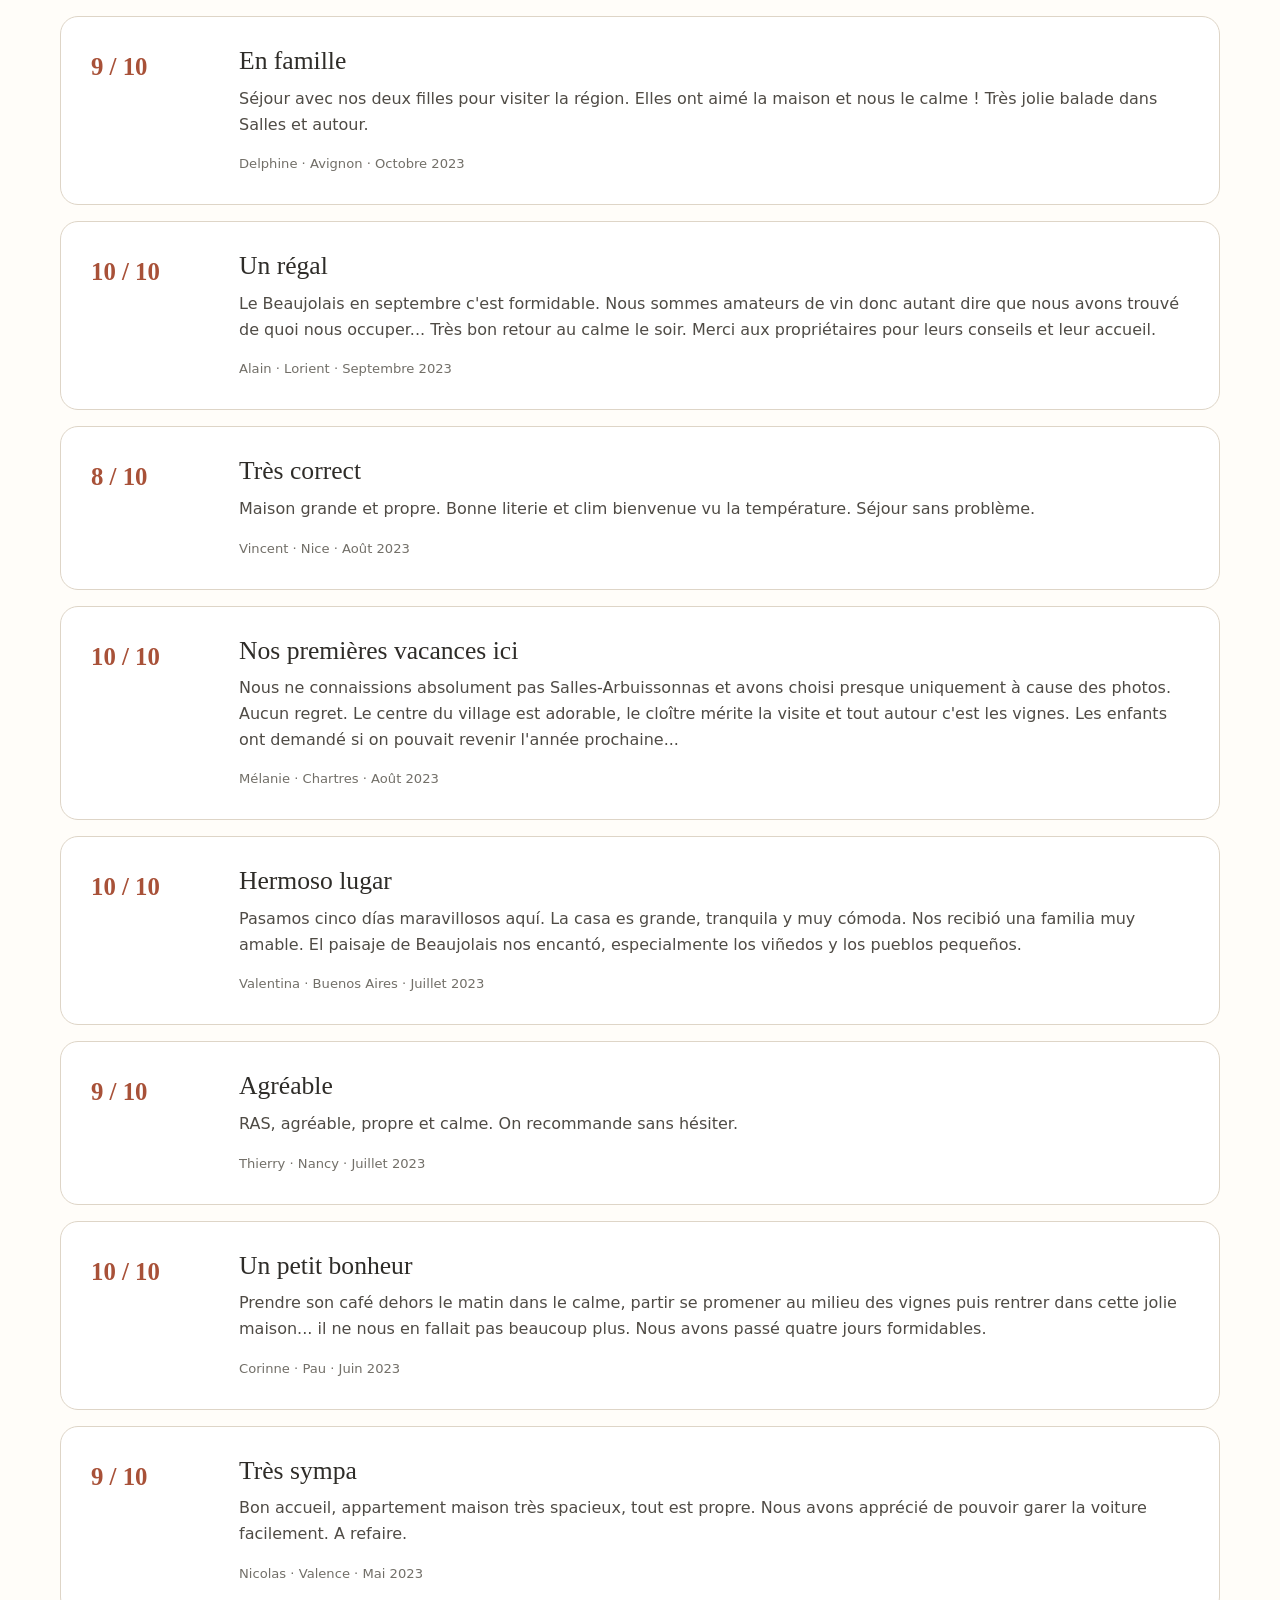
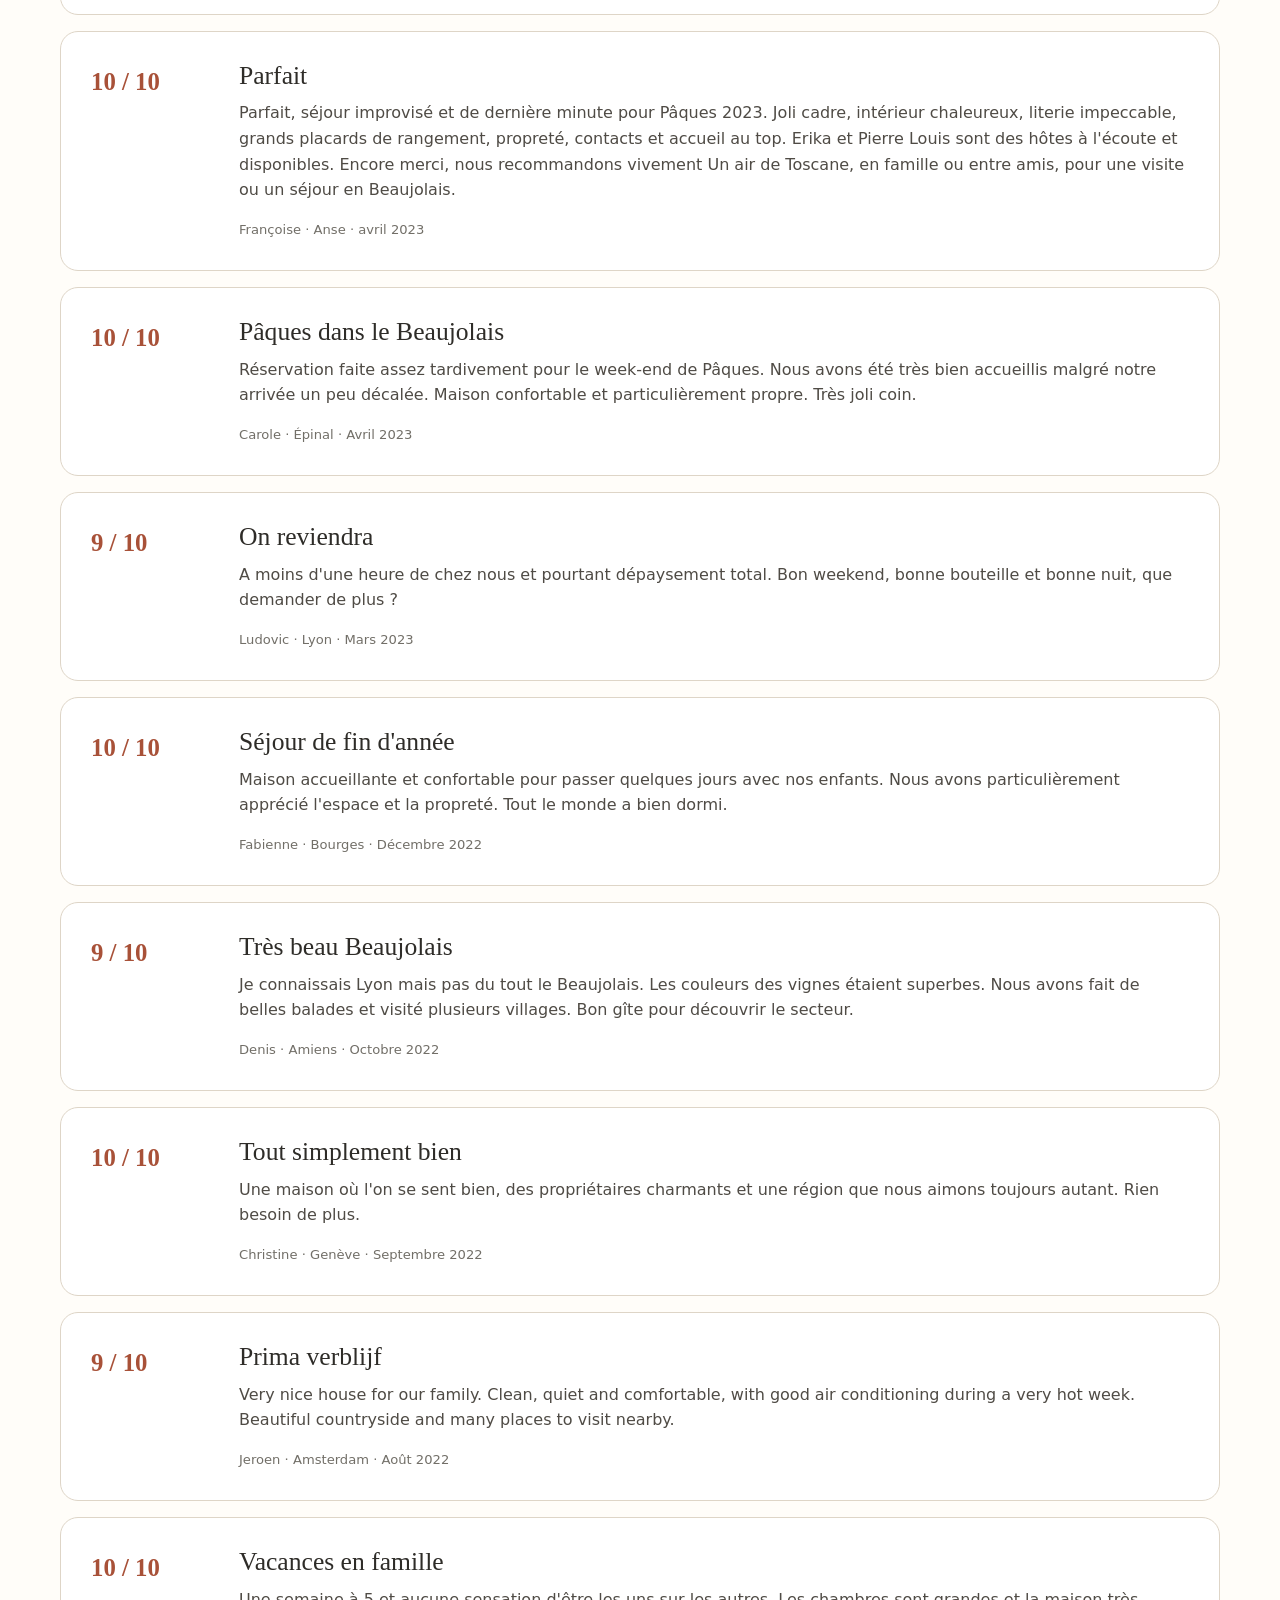
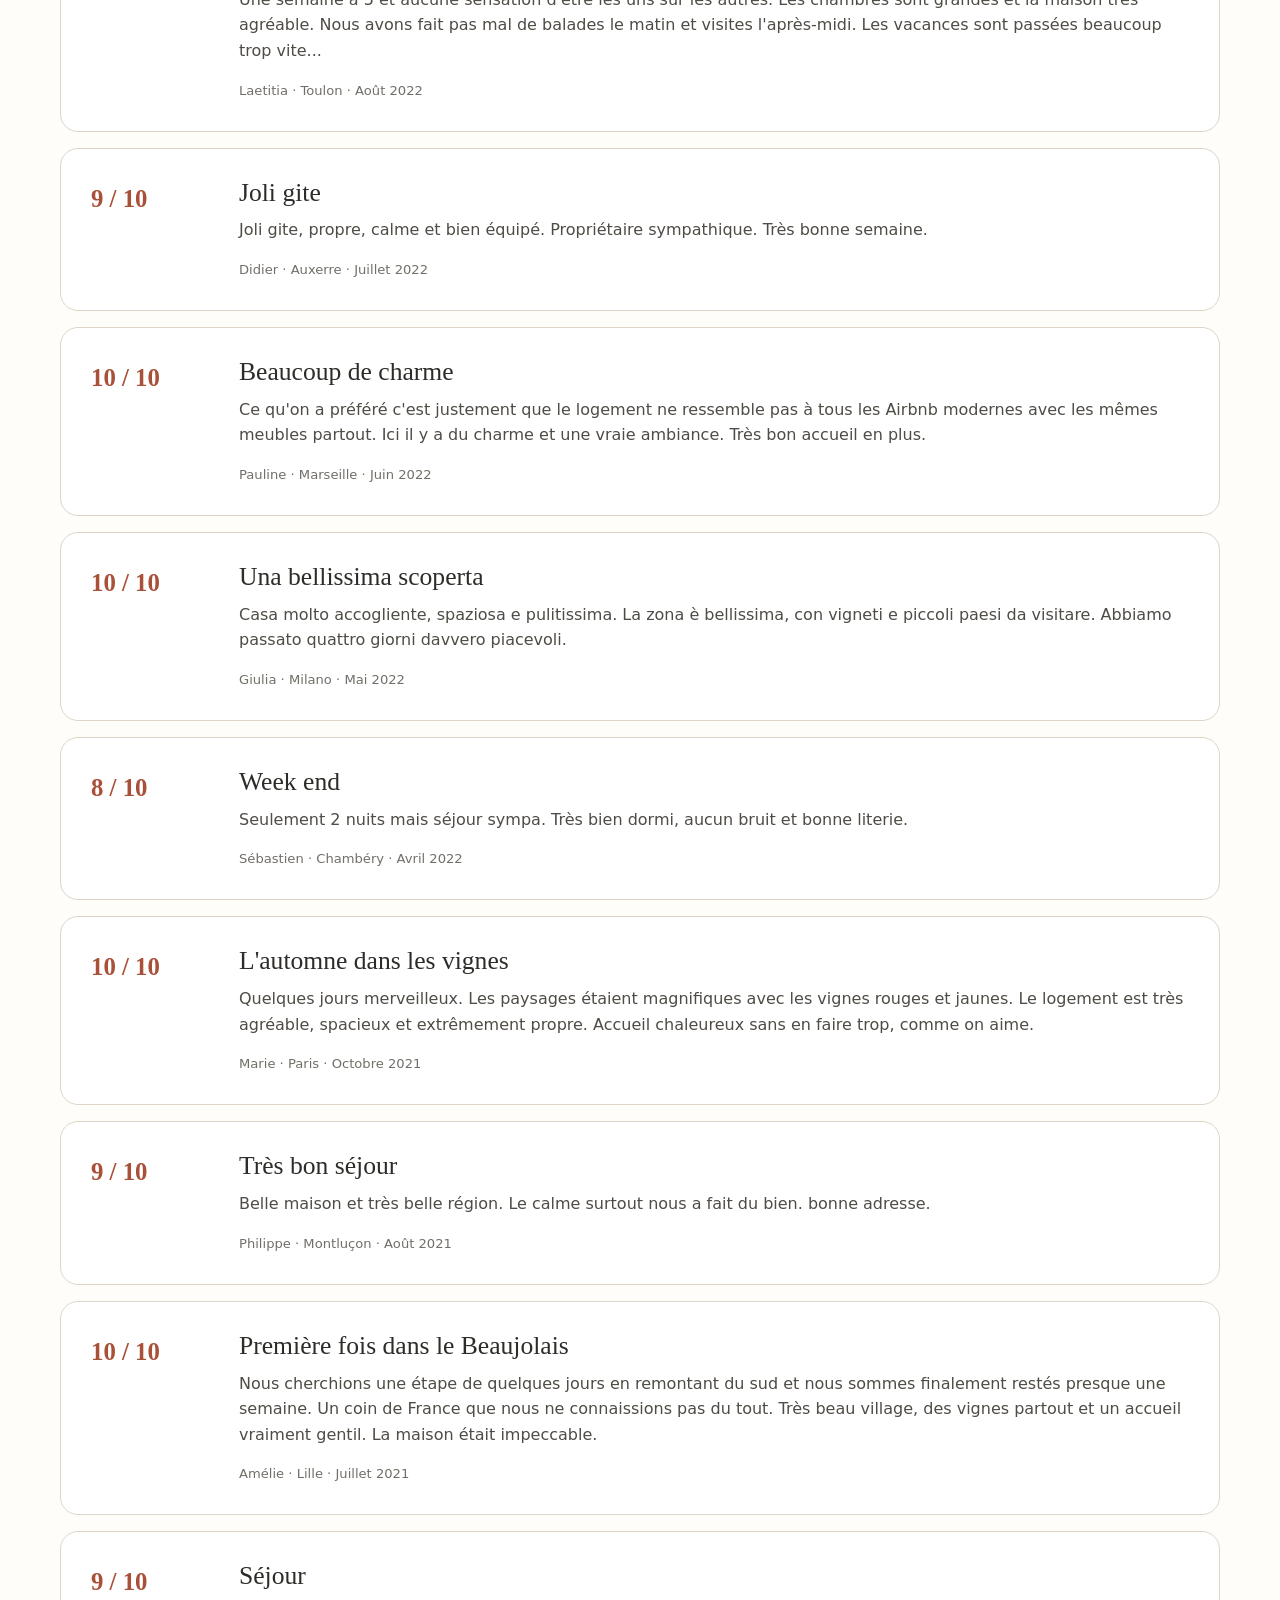
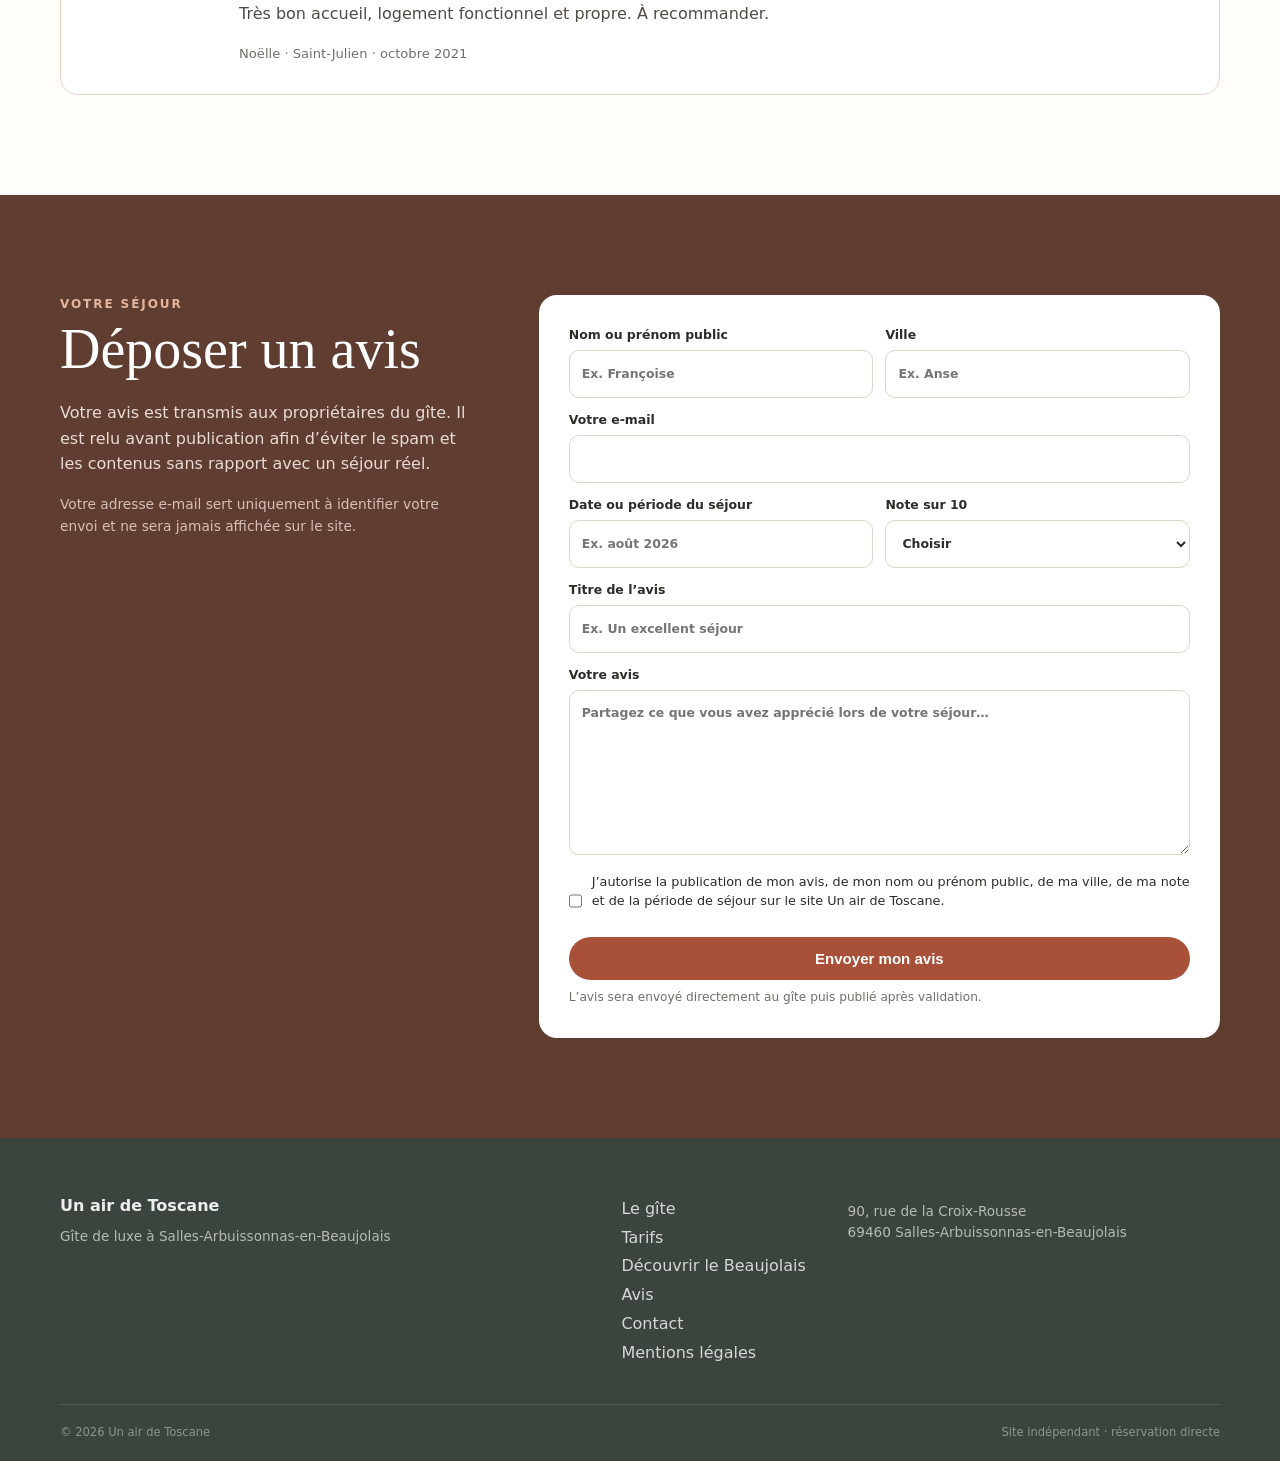
<file: avis.html>
<!doctype html>
<html lang="fr">
<head>
  <meta charset="utf-8">
  <meta name="viewport" content="width=device-width, initial-scale=1">
  <title>Avis voyageurs – Gîte Un air de Toscane dans le Beaujolais</title>
  <meta name="description" content="Consultez les avis des voyageurs du gîte de luxe Un air de Toscane à Salles-Arbuissonnas-en-Beaujolais et partagez votre expérience après votre séjour.">
  <meta name="robots" content="index,follow,max-image-preview:large,max-snippet:-1">
  <link rel="canonical" href="https://www.gite-unairdetoscane.fr/avis.html">
  <meta property="og:locale" content="fr_FR"><meta property="og:type" content="website"><meta property="og:site_name" content="Un air de Toscane">
  <meta property="og:title" content="Avis voyageurs – Gîte Un air de Toscane dans le Beaujolais">
  <meta property="og:description" content="Les avis des voyageurs du gîte Un air de Toscane à Salles-Arbuissonnas-en-Beaujolais.">
  <meta property="og:url" content="https://www.gite-unairdetoscane.fr/avis.html">
  <meta property="og:image" content="https://www.gite-unairdetoscane.fr/assets/images/cour.webp">
  <link rel="icon" href="assets/favicon-prieure.png?v=445" type="image/png">
  <link rel="stylesheet" href="styles.css">
</head>
<body>
  <header class="site-header" id="top">
    <a class="brand" href="index.html" aria-label="Accueil">
      <span class="brand-mark"><img src="assets/logo-prieure.webp" alt="" width="44" height="44"></span>
      <span><strong>Un air de Toscane</strong><small>Gîte de luxe · Beaujolais</small></span>
    </a>
    <button class="nav-toggle" aria-label="Ouvrir le menu" aria-expanded="false">☰</button>
    <nav class="main-nav" aria-label="Navigation principale">
      <a href="index.html#gite">Le gîte</a><a href="index.html#photos">Photos</a><a href="index.html?go=tarifs">Tarifs & disponibilités</a><a href="decouvrir-beaujolais.html">À découvrir</a><a class="active-link" href="avis.html">Avis</a><a class="nav-cta" href="index.html#reserver">Réserver</a>
    </nav>
  </header>

  <main>
    <section class="subhero">
      <div class="wrap subhero-content">
        <div class="eyebrow light">Livre d’or</div>
        <h1>Les avis de nos voyageurs</h1>
        <p>Retrouvez les impressions laissées après un séjour à Un air de Toscane, ou partagez à votre tour votre expérience.</p>
      </div>
    </section>

    <section class="section wrap reviews-page-section">
      <div class="reviews-summary-card">
        <div><span class="summary-score" id="reviewsPageAverage">9,5</span><span class="summary-outof">/ 10</span></div>
        <div><strong>Exceptionnel</strong><p id="reviewsCount">2 avis publiés</p></div>
        <a class="btn primary" href="#deposer-avis">Déposer un avis</a>
      </div>
      <div id="reviewsList" class="reviews-list">
        <article class="review-full-card"><div class="review-full-score">10 / 10</div><div><h2>Parfait</h2><p>Parfait, séjour improvisé et de dernière minute pour Pâques 2023. Joli cadre, intérieur chaleureux, literie impeccable, grands placards de rangement, propreté, contacts et accueil au top.</p><footer>Françoise · Anse · avril 2023</footer></div></article>
      </div>
    </section>

    <section class="section review-form-section" id="deposer-avis">
      <div class="wrap review-form-grid">
        <div>
          <div class="eyebrow light">Votre séjour</div>
          <h2>Déposer un avis</h2>
          <p>Votre avis est transmis aux propriétaires du gîte. Il est relu avant publication afin d’éviter le spam et les contenus sans rapport avec un séjour réel.</p>
          <p class="review-form-note">Votre adresse e-mail sert uniquement à identifier votre envoi et ne sera jamais affichée sur le site.</p>
        </div>
        <form id="reviewForm" class="request-form review-form" action="https://formspree.io/f/mkjnqvoj" method="POST">
          <div class="form-row"><label>Nom ou prénom public<input name="nom_public" required maxlength="60" placeholder="Ex. Françoise"></label><label>Ville<input name="ville" maxlength="80" placeholder="Ex. Anse"></label></div>
          <label>Votre e-mail<input name="email" type="email" required autocomplete="email"></label>
          <div class="form-row"><label>Date ou période du séjour<input name="periode_sejour" maxlength="80" placeholder="Ex. août 2026"></label><label>Note sur 10<select name="note" required><option value="" selected disabled>Choisir</option><option>10</option><option>9</option><option>8</option><option>7</option><option>6</option><option>5</option><option>4</option><option>3</option><option>2</option><option>1</option></select></label></div>
          <label>Titre de l’avis<input name="titre_avis" maxlength="100" placeholder="Ex. Un excellent séjour"></label>
          <label>Votre avis<textarea name="avis" rows="7" required minlength="15" maxlength="2000" placeholder="Partagez ce que vous avez apprécié lors de votre séjour…"></textarea></label>
          <label class="consent-row"><input type="checkbox" name="autorisation_publication" value="Oui" required><span>J’autorise la publication de mon avis, de mon nom ou prénom public, de ma ville, de ma note et de la période de séjour sur le site Un air de Toscane.</span></label>
          <input type="hidden" name="_subject" value="Nouvel avis – Un air de Toscane">
          <input type="hidden" name="type_formulaire" value="Avis voyageur">
          <button class="btn primary full" type="submit">Envoyer mon avis</button>
          <p id="reviewFormStatus" class="form-status" aria-live="polite">L’avis sera envoyé directement au gîte puis publié après validation.</p>
        </form>
      </div>
    </section>
  </main>

  <footer class="footer"><div class="wrap footer-grid"><div><strong>Un air de Toscane</strong><p>Gîte de luxe à Salles-Arbuissonnas-en-Beaujolais</p></div><div><a href="index.html#gite">Le gîte</a><a href="index.html?go=tarifs">Tarifs</a><a href="decouvrir-beaujolais.html">Découvrir le Beaujolais</a><a href="avis.html">Avis</a><a href="index.html#reserver">Contact</a><a href="mentions-legales.html">Mentions légales</a></div><div><p>90, rue de la Croix-Rousse<br>69460 Salles-Arbuissonnas-en-Beaujolais</p></div></div><div class="wrap footer-bottom"><span>© 2026 Un air de Toscane</span><span>Site indépendant · réservation directe</span></div></footer>

  <script src="avis.js"></script>
</body>
</html>
</file>
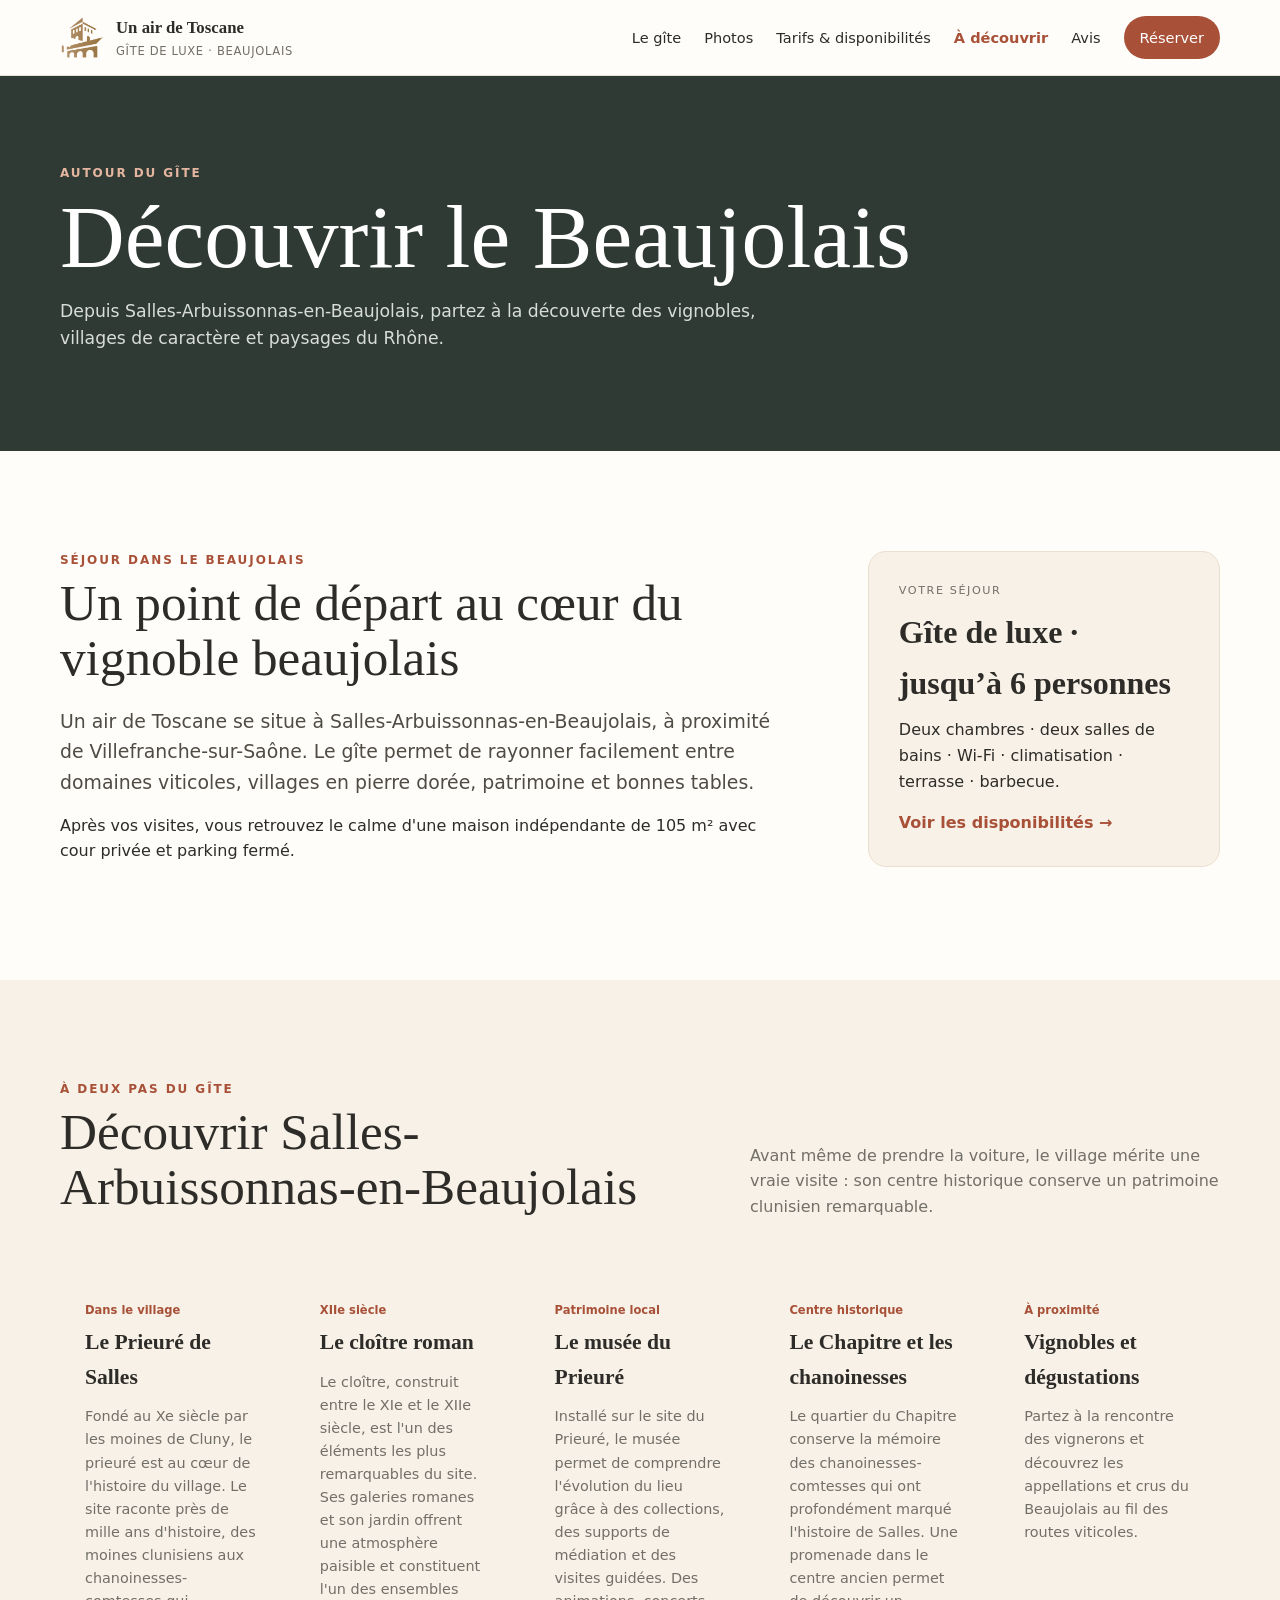
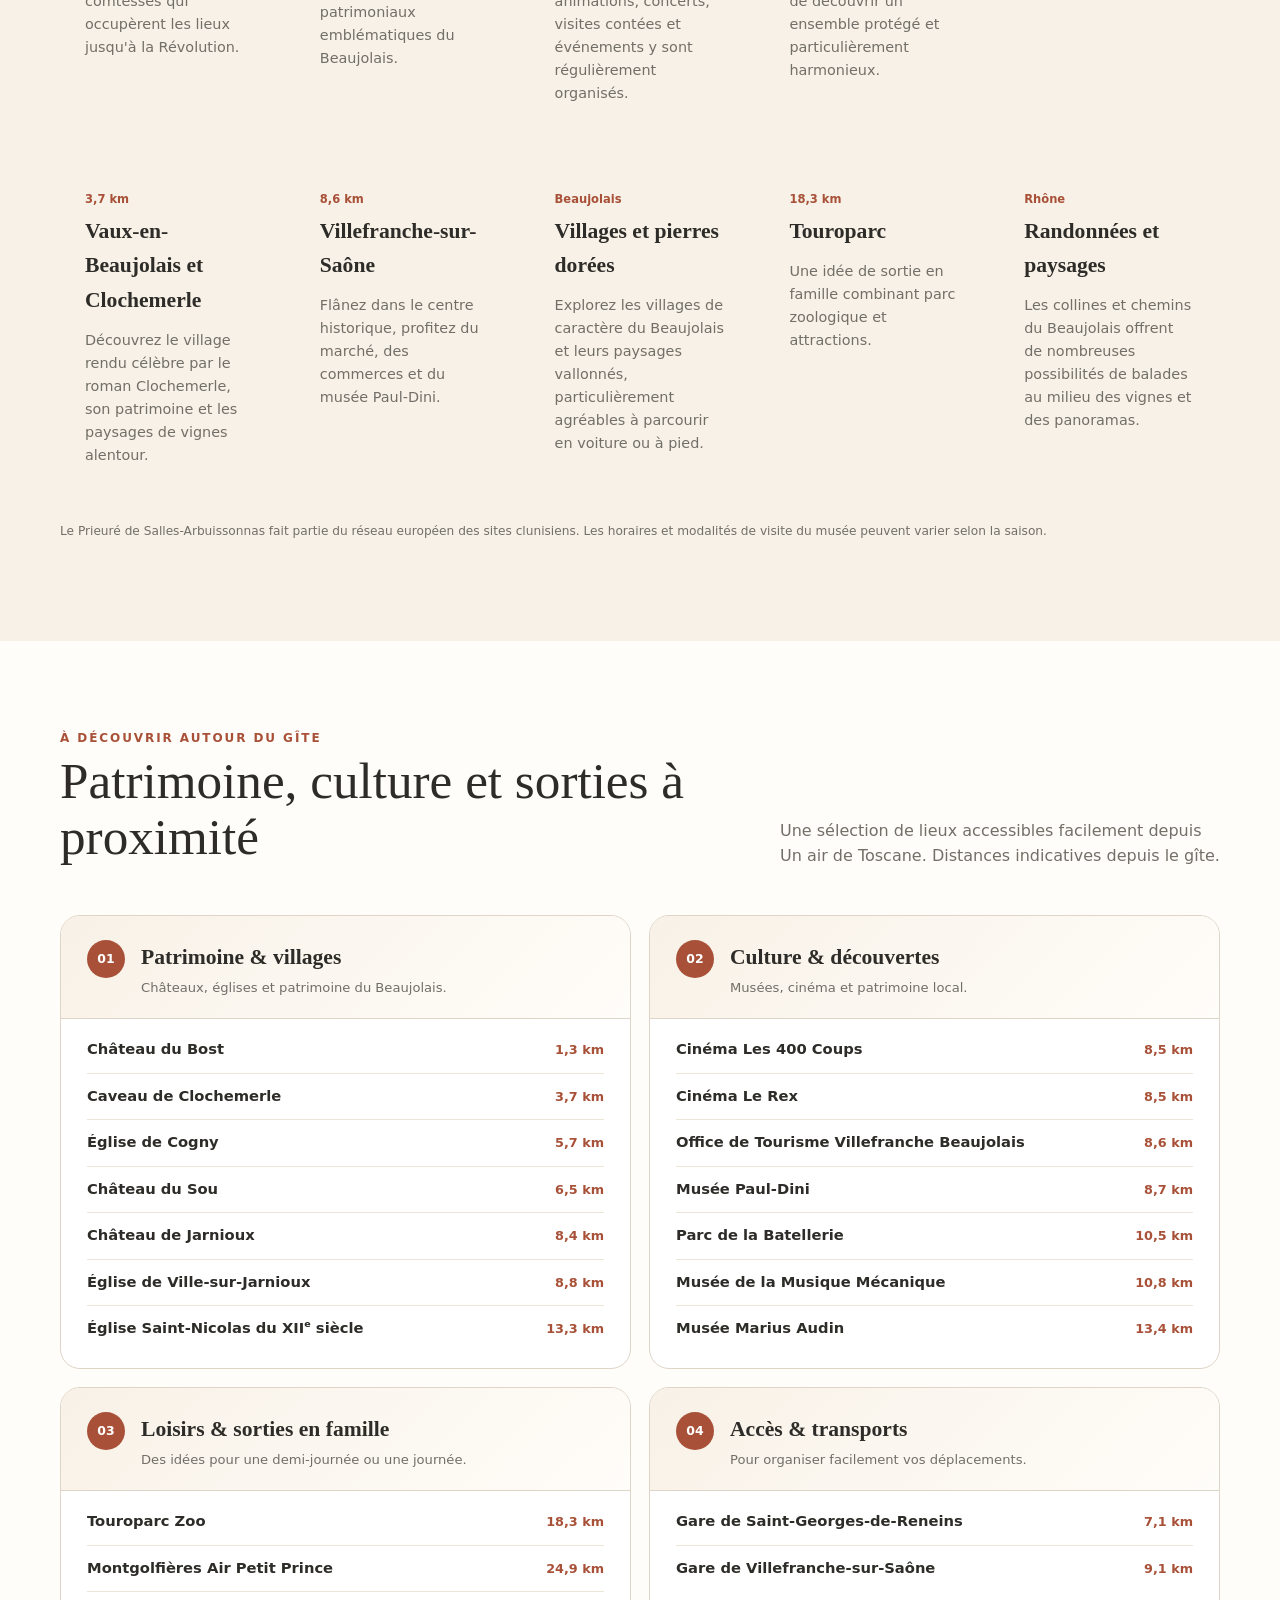
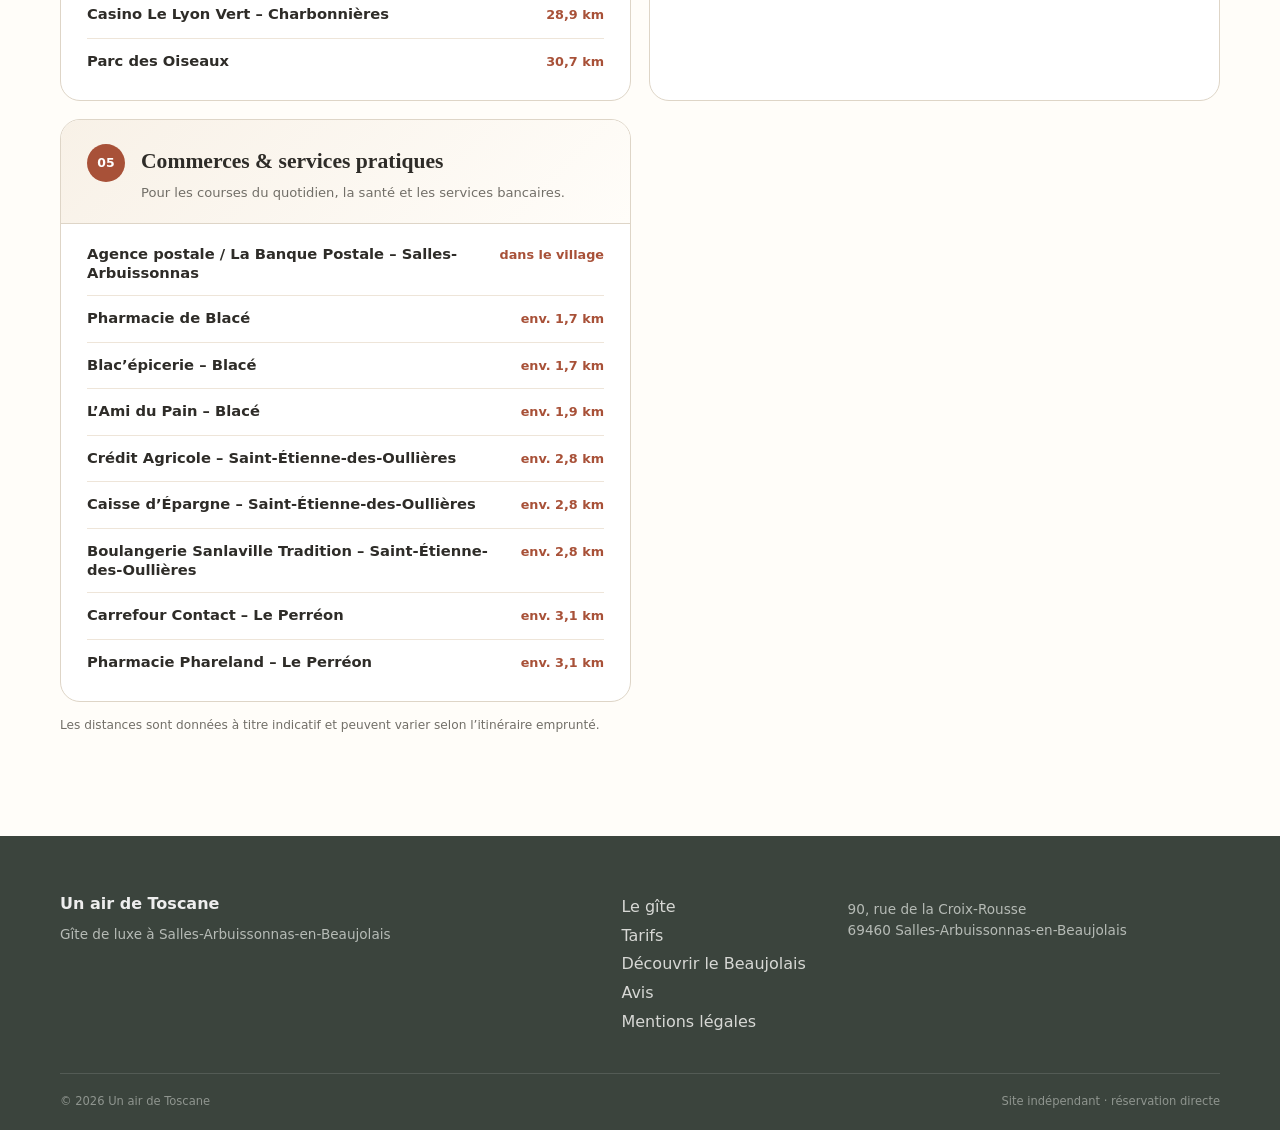
<file: decouvrir-beaujolais.html>
<!doctype html>
<html lang="fr">
<head>
  <meta charset="utf-8">
  <meta name="viewport" content="width=device-width, initial-scale=1">
  <title>Découvrir le Beaujolais depuis notre gîte | Un air de Toscane</title>
  <meta name="description" content="Que faire à Salles-Arbuissonnas et dans le Beaujolais ? Découvrez le Prieuré, le cloître roman, le musée, Clochemerle, les châteaux, musées, villages et sorties autour du gîte Un air de Toscane.">
  <meta name="robots" content="index,follow,max-image-preview:large,max-snippet:-1">
  <link rel="canonical" href="https://www.gite-unairdetoscane.fr/decouvrir-beaujolais.html">
  <meta property="og:locale" content="fr_FR"><meta property="og:type" content="article"><meta property="og:site_name" content="Un air de Toscane">
  <meta property="og:title" content="Découvrir le Beaujolais depuis le gîte Un air de Toscane">
  <meta property="og:description" content="Prieuré clunisien, cloître roman, musée, vignobles, villages et idées de sorties autour de Salles-Arbuissonnas-en-Beaujolais.">
  <meta property="og:url" content="https://www.gite-unairdetoscane.fr/decouvrir-beaujolais.html">
  <meta property="og:image" content="https://www.gite-unairdetoscane.fr/assets/images/cour.webp">
  <link rel="icon" href="assets/favicon-prieure.png?v=445" type="image/png"><link rel="stylesheet" href="styles.css">
</head>
<body>
<header class="site-header" id="top"><a class="brand" href="index.html" aria-label="Accueil"><span class="brand-mark"><img src="assets/logo-prieure.webp" alt="" width="44" height="44"></span><span><strong>Un air de Toscane</strong><small>Gîte de luxe · Beaujolais</small></span></a><button class="nav-toggle" aria-label="Ouvrir le menu" aria-expanded="false">☰</button><nav class="main-nav" aria-label="Navigation principale"><a href="index.html#gite">Le gîte</a><a href="index.html#photos">Photos</a><a href="index.html?go=tarifs">Tarifs & disponibilités</a><a class="active-link" href="decouvrir-beaujolais.html">À découvrir</a><a href="avis.html">Avis</a><a class="nav-cta" href="index.html#reserver">Réserver</a></nav></header>
<main>
<section class="subhero"><div class="wrap subhero-content"><div class="eyebrow light">Autour du gîte</div><h1>Découvrir le Beaujolais</h1><p>Depuis Salles-Arbuissonnas-en-Beaujolais, partez à la découverte des vignobles, villages de caractère et paysages du Rhône.</p></div></section>
<section class="section wrap intro"><div class="intro-grid"><div><div class="eyebrow">Séjour dans le Beaujolais</div><h2>Un point de départ au cœur du vignoble beaujolais</h2><p class="lead">Un air de Toscane se situe à Salles-Arbuissonnas-en-Beaujolais, à proximité de Villefranche-sur-Saône. Le gîte permet de rayonner facilement entre domaines viticoles, villages en pierre dorée, patrimoine et bonnes tables.</p><p>Après vos visites, vous retrouvez le calme d'une maison indépendante de 105 m² avec cour privée et parking fermé.</p></div><div class="signature-card"><span class="tiny">Votre séjour</span><b>Gîte de luxe · jusqu’à 6 personnes</b><p>Deux chambres · deux salles de bains · Wi-Fi · climatisation · terrasse · barbecue.</p><a href="index.html?go=tarifs">Voir les disponibilités →</a></div></div></section>
<section class="section soft"><div class="wrap"><div class="section-head"><div><div class="eyebrow">À deux pas du gîte</div><h2>Découvrir Salles-Arbuissonnas-en-Beaujolais</h2></div><p>Avant même de prendre la voiture, le village mérite une vraie visite : son centre historique conserve un patrimoine clunisien remarquable.</p></div><div class="discover-grid local-highlight"><article><span>Dans le village</span><h3>Le Prieuré de Salles</h3><p>Fondé au Xe siècle par les moines de Cluny, le prieuré est au cœur de l'histoire du village. Le site raconte près de mille ans d'histoire, des moines clunisiens aux chanoinesses-comtesses qui occupèrent les lieux jusqu'à la Révolution.</p></article><article><span>XIIe siècle</span><h3>Le cloître roman</h3><p>Le cloître, construit entre le XIe et le XIIe siècle, est l'un des éléments les plus remarquables du site. Ses galeries romanes et son jardin offrent une atmosphère paisible et constituent l'un des ensembles patrimoniaux emblématiques du Beaujolais.</p></article><article><span>Patrimoine local</span><h3>Le musée du Prieuré</h3><p>Installé sur le site du Prieuré, le musée permet de comprendre l'évolution du lieu grâce à des collections, des supports de médiation et des visites guidées. Des animations, concerts, visites contées et événements y sont régulièrement organisés.</p></article><article><span>Centre historique</span><h3>Le Chapitre et les chanoinesses</h3><p>Le quartier du Chapitre conserve la mémoire des chanoinesses-comtesses qui ont profondément marqué l'histoire de Salles. Une promenade dans le centre ancien permet de découvrir un ensemble protégé et particulièrement harmonieux.</p></article><article><span>À proximité</span><h3>Vignobles et dégustations</h3><p>Partez à la rencontre des vignerons et découvrez les appellations et crus du Beaujolais au fil des routes viticoles.</p></article><article><span>3,7 km</span><h3>Vaux-en-Beaujolais et Clochemerle</h3><p>Découvrez le village rendu célèbre par le roman Clochemerle, son patrimoine et les paysages de vignes alentour.</p></article><article><span>8,6 km</span><h3>Villefranche-sur-Saône</h3><p>Flânez dans le centre historique, profitez du marché, des commerces et du musée Paul-Dini.</p></article><article><span>Beaujolais</span><h3>Villages et pierres dorées</h3><p>Explorez les villages de caractère du Beaujolais et leurs paysages vallonnés, particulièrement agréables à parcourir en voiture ou à pied.</p></article><article><span>18,3 km</span><h3>Touroparc</h3><p>Une idée de sortie en famille combinant parc zoologique et attractions.</p></article><article><span>Rhône</span><h3>Randonnées et paysages</h3><p>Les collines et chemins du Beaujolais offrent de nombreuses possibilités de balades au milieu des vignes et des panoramas.</p></article></div><p class="nearby-note">Le Prieuré de Salles-Arbuissonnas fait partie du réseau européen des sites clunisiens. Les horaires et modalités de visite du musée peuvent varier selon la saison.</p></div></section>
<section class="section wrap nearby-section">
  <div class="section-head nearby-head">
    <div>
      <div class="eyebrow">À découvrir autour du gîte</div>
      <h2>Patrimoine, culture et sorties à proximité</h2>
    </div>
    <p>Une sélection de lieux accessibles facilement depuis Un air de Toscane. Distances indicatives depuis le gîte.</p>
  </div>
  <div class="nearby-groups">
    <section class="nearby-group">
      <div class="nearby-group-title"><span>01</span><div><h3>Patrimoine & villages</h3><p>Châteaux, églises et patrimoine du Beaujolais.</p></div></div>
      <div class="nearby-list">
        <div class="nearby-item"><b>Château du Bost</b><span>1,3 km</span></div>
        <div class="nearby-item"><b>Caveau de Clochemerle</b><span>3,7 km</span></div>
        <div class="nearby-item"><b>Église de Cogny</b><span>5,7 km</span></div>
        <div class="nearby-item"><b>Château du Sou</b><span>6,5 km</span></div>
        <div class="nearby-item"><b>Château de Jarnioux</b><span>8,4 km</span></div>
        <div class="nearby-item"><b>Église de Ville-sur-Jarnioux</b><span>8,8 km</span></div>
        <div class="nearby-item"><b>Église Saint-Nicolas du XII<sup>e</sup> siècle</b><span>13,3 km</span></div>
      </div>
    </section>
    <section class="nearby-group">
      <div class="nearby-group-title"><span>02</span><div><h3>Culture & découvertes</h3><p>Musées, cinéma et patrimoine local.</p></div></div>
      <div class="nearby-list">
        <div class="nearby-item"><b>Cinéma Les 400 Coups</b><span>8,5 km</span></div>
        <div class="nearby-item"><b>Cinéma Le Rex</b><span>8,5 km</span></div>
        <div class="nearby-item"><b>Office de Tourisme Villefranche Beaujolais</b><span>8,6 km</span></div>
        <div class="nearby-item"><b>Musée Paul-Dini</b><span>8,7 km</span></div>
        <div class="nearby-item"><b>Parc de la Batellerie</b><span>10,5 km</span></div>
        <div class="nearby-item"><b>Musée de la Musique Mécanique</b><span>10,8 km</span></div>
        <div class="nearby-item"><b>Musée Marius Audin</b><span>13,4 km</span></div>
      </div>
    </section>
    <section class="nearby-group">
      <div class="nearby-group-title"><span>03</span><div><h3>Loisirs & sorties en famille</h3><p>Des idées pour une demi-journée ou une journée.</p></div></div>
      <div class="nearby-list">
        <div class="nearby-item"><b>Touroparc Zoo</b><span>18,3 km</span></div>
        <div class="nearby-item"><b>Montgolfières Air Petit Prince</b><span>24,9 km</span></div>
        <div class="nearby-item"><b>Casino Le Lyon Vert – Charbonnières</b><span>28,9 km</span></div>
        <div class="nearby-item"><b>Parc des Oiseaux</b><span>30,7 km</span></div>
      </div>
    </section>
    <section class="nearby-group">
      <div class="nearby-group-title"><span>04</span><div><h3>Accès & transports</h3><p>Pour organiser facilement vos déplacements.</p></div></div>
      <div class="nearby-list">
        <div class="nearby-item"><b>Gare de Saint-Georges-de-Reneins</b><span>7,1 km</span></div>
        <div class="nearby-item"><b>Gare de Villefranche-sur-Saône</b><span>9,1 km</span></div>
      </div>
    </section>
    <section class="nearby-group">
      <div class="nearby-group-title"><span>05</span><div><h3>Commerces & services pratiques</h3><p>Pour les courses du quotidien, la santé et les services bancaires.</p></div></div>
      <div class="nearby-list">
        <div class="nearby-item"><b>Agence postale / La Banque Postale – Salles-Arbuissonnas</b><span>dans le village</span></div>
        <div class="nearby-item"><b>Pharmacie de Blacé</b><span>env. 1,7 km</span></div>
        <div class="nearby-item"><b>Blac’épicerie – Blacé</b><span>env. 1,7 km</span></div>
        <div class="nearby-item"><b>L’Ami du Pain – Blacé</b><span>env. 1,9 km</span></div>
        <div class="nearby-item"><b>Crédit Agricole – Saint-Étienne-des-Oullières</b><span>env. 2,8 km</span></div>
        <div class="nearby-item"><b>Caisse d’Épargne – Saint-Étienne-des-Oullières</b><span>env. 2,8 km</span></div>
        <div class="nearby-item"><b>Boulangerie Sanlaville Tradition – Saint-Étienne-des-Oullières</b><span>env. 2,8 km</span></div>
        <div class="nearby-item"><b>Carrefour Contact – Le Perréon</b><span>env. 3,1 km</span></div>
        <div class="nearby-item"><b>Pharmacie Phareland – Le Perréon</b><span>env. 3,1 km</span></div>
      </div>
    </section>
  </div>
  <p class="nearby-note">Les distances sont données à titre indicatif et peuvent varier selon l’itinéraire emprunté.</p>
</section>
</main>
<footer class="footer"><div class="wrap footer-grid"><div><strong>Un air de Toscane</strong><p>Gîte de luxe à Salles-Arbuissonnas-en-Beaujolais</p></div><div><a href="index.html#gite">Le gîte</a><a href="index.html?go=tarifs">Tarifs</a><a href="decouvrir-beaujolais.html">Découvrir le Beaujolais</a><a href="avis.html">Avis</a><a href="mentions-legales.html">Mentions légales</a></div><div><p>90, rue de la Croix-Rousse<br>69460 Salles-Arbuissonnas-en-Beaujolais</p></div></div><div class="wrap footer-bottom"><span>© 2026 Un air de Toscane</span><span>Site indépendant · réservation directe</span></div></footer>
<script src="script.js"></script>
</body></html>
</file>
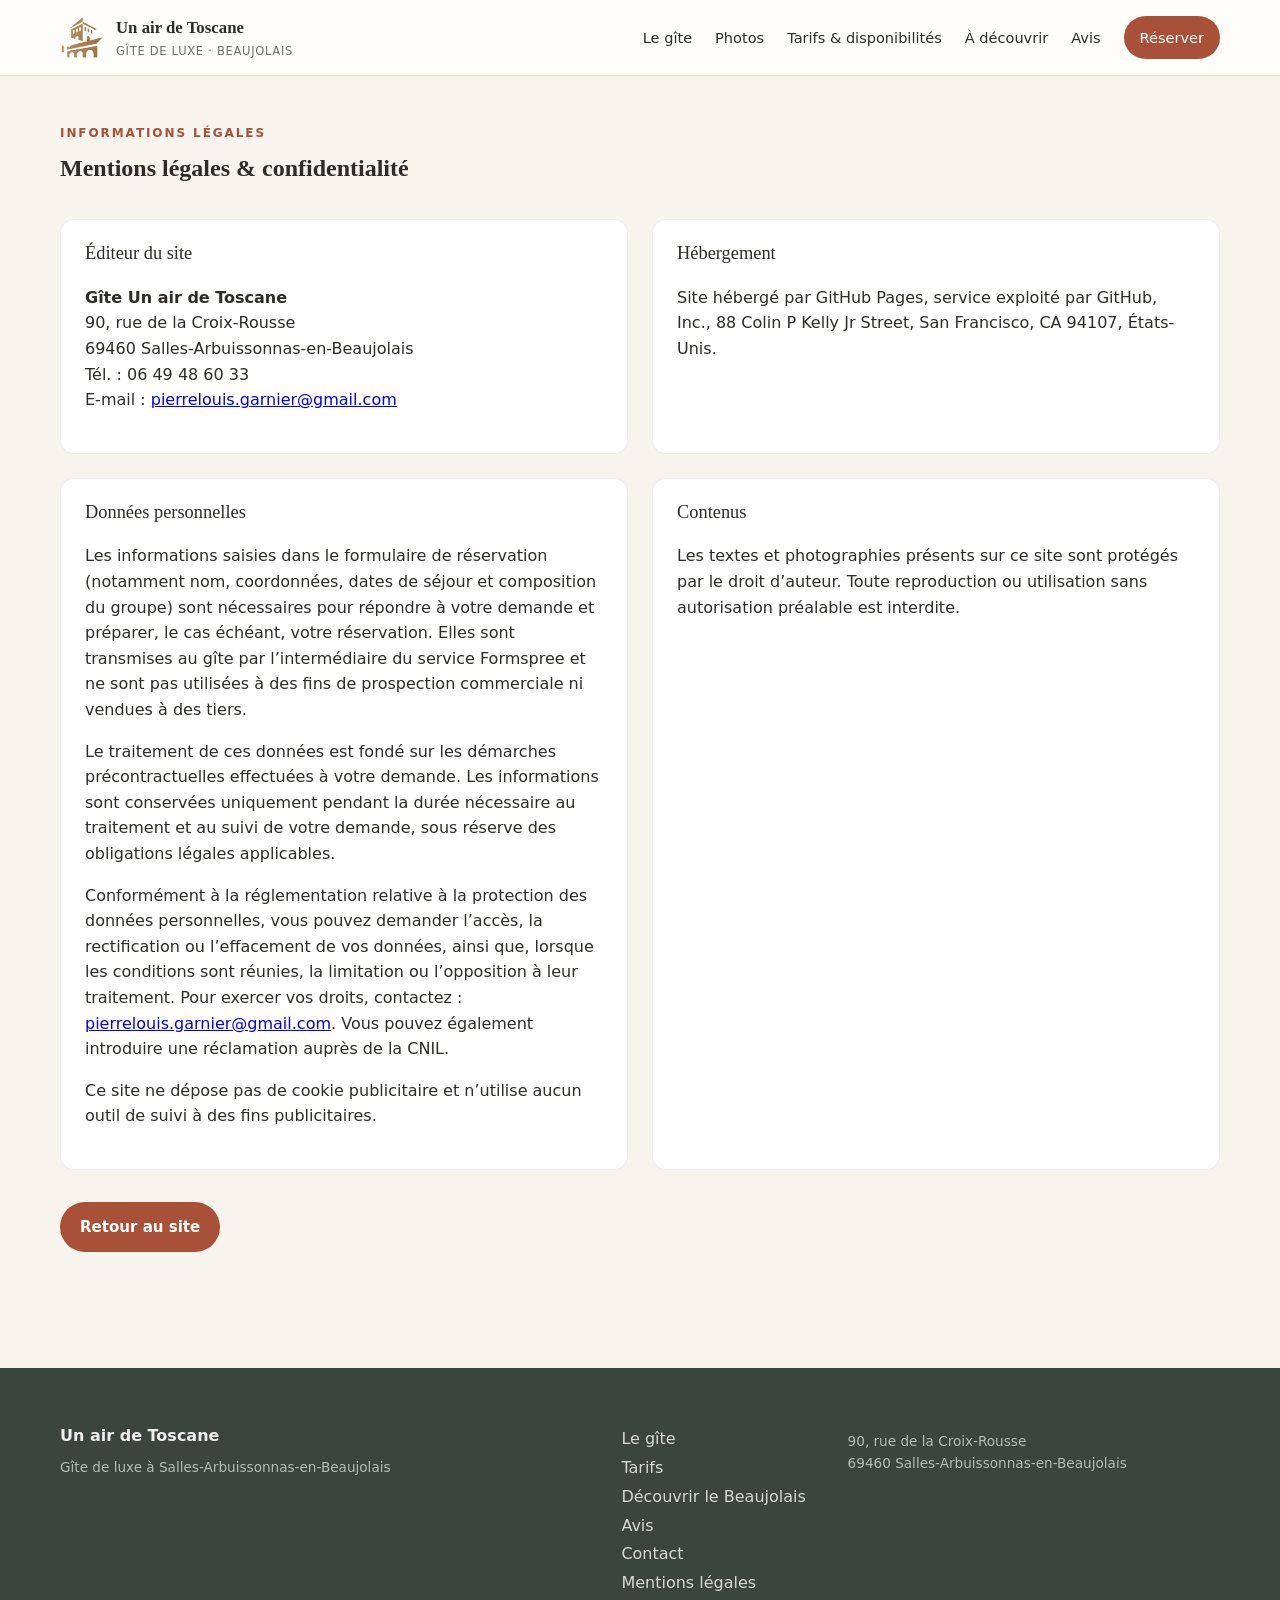
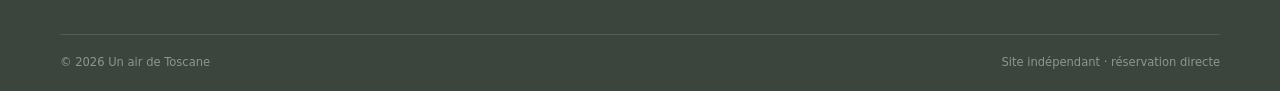
<file: mentions-legales.html>
<!doctype html>
<html lang="fr">
<head>
  <meta charset="utf-8">
  <meta name="viewport" content="width=device-width, initial-scale=1">
  <meta name="robots" content="noindex,follow">
  <link rel="canonical" href="https://www.gite-unairdetoscane.fr/mentions-legales.html">
  <title>Mentions légales – Un air de Toscane</title>
  <link rel="icon" href="assets/favicon-prieure.png?v=445" type="image/png">
  <link rel="stylesheet" href="styles.css?v=454">
  <style>
    /* Secours spécifique page mentions légales : même navigation et pied de page que le reste du site */
    @media (min-width:901px){.site-header .main-nav{display:flex!important}}
    .footer .footer-grid{display:grid!important;grid-template-columns:1.4fr .5fr 1fr!important;gap:40px!important}
    .footer .footer-bottom{display:flex!important;justify-content:space-between!important}
    @media (max-width:900px){.site-header .main-nav{display:none!important}.site-header .main-nav.open{display:flex!important}.footer .footer-grid{grid-template-columns:1fr 1fr!important}}
    @media (max-width:600px){.footer .footer-grid{grid-template-columns:1fr!important}.footer .footer-bottom{flex-direction:column!important;gap:6px!important}}
  </style>
</head>
<body>
  <header class="site-header" id="top">
    <a class="brand" href="index.html" aria-label="Accueil">
      <span class="brand-mark"><img src="assets/logo-prieure.webp" alt="" width="44" height="44"></span>
      <span><strong>Un air de Toscane</strong><small>Gîte de luxe · Beaujolais</small></span>
    </a>
    <button class="nav-toggle" aria-label="Ouvrir le menu" aria-expanded="false">☰</button>
    <nav class="main-nav" aria-label="Navigation principale">
      <a href="index.html#gite">Le gîte</a><a href="index.html#photos">Photos</a><a href="index.html?go=tarifs">Tarifs & disponibilités</a><a href="decouvrir-beaujolais.html">À découvrir</a><a href="avis.html">Avis</a><a class="nav-cta" href="index.html#reserver">Réserver</a>
    </nav>
  </header>

  <main>
    <section class="section legal-section legal-page">
      <div class="wrap legal-wrap">
        <div class="eyebrow">Informations légales</div>
        <h1>Mentions légales & confidentialité</h1>
        <div class="legal-grid">
          <article><h2>Éditeur du site</h2><p><strong>Gîte Un air de Toscane</strong><br>90, rue de la Croix-Rousse<br>69460 Salles-Arbuissonnas-en-Beaujolais<br>Tél. : 06 49 48 60 33<br>E-mail : <a href="mailto:pierrelouis.garnier@gmail.com">pierrelouis.garnier@gmail.com</a></p></article>
          <article><h2>Hébergement</h2><p>Site hébergé par GitHub Pages, service exploité par GitHub, Inc., 88 Colin P Kelly Jr Street, San Francisco, CA 94107, États-Unis.</p></article>
          <article id="donnees-personnelles"><h2>Données personnelles</h2><p>Les informations saisies dans le formulaire de réservation (notamment nom, coordonnées, dates de séjour et composition du groupe) sont nécessaires pour répondre à votre demande et préparer, le cas échéant, votre réservation. Elles sont transmises au gîte par l’intermédiaire du service Formspree et ne sont pas utilisées à des fins de prospection commerciale ni vendues à des tiers.</p><p>Le traitement de ces données est fondé sur les démarches précontractuelles effectuées à votre demande. Les informations sont conservées uniquement pendant la durée nécessaire au traitement et au suivi de votre demande, sous réserve des obligations légales applicables.</p><p>Conformément à la réglementation relative à la protection des données personnelles, vous pouvez demander l’accès, la rectification ou l’effacement de vos données, ainsi que, lorsque les conditions sont réunies, la limitation ou l’opposition à leur traitement. Pour exercer vos droits, contactez : <a href="mailto:pierrelouis.garnier@gmail.com">pierrelouis.garnier@gmail.com</a>. Vous pouvez également introduire une réclamation auprès de la CNIL.</p><p>Ce site ne dépose pas de cookie publicitaire et n’utilise aucun outil de suivi à des fins publicitaires.</p></article>
          <article><h2>Contenus</h2><p>Les textes et photographies présents sur ce site sont protégés par le droit d’auteur. Toute reproduction ou utilisation sans autorisation préalable est interdite.</p></article>
        </div>
        <p style="margin-top:2rem"><a class="btn primary" href="index.html">Retour au site</a></p>
      </div>
    </section>
  </main>

  <footer class="footer"><div class="wrap footer-grid"><div><strong>Un air de Toscane</strong><p>Gîte de luxe à Salles-Arbuissonnas-en-Beaujolais</p></div><div><a href="index.html#gite">Le gîte</a><a href="index.html?go=tarifs">Tarifs</a><a href="decouvrir-beaujolais.html">Découvrir le Beaujolais</a><a href="avis.html">Avis</a><a href="index.html#reserver">Contact</a><a href="mentions-legales.html">Mentions légales</a></div><div><p>90, rue de la Croix-Rousse<br>69460 Salles-Arbuissonnas-en-Beaujolais</p></div></div><div class="wrap footer-bottom"><span>© 2026 Un air de Toscane</span><span>Site indépendant · réservation directe</span></div></footer>

  <script src="script.js"></script>
</body>
</html>
</file>
<file: styles.css>
:root{--ink:#2e2c28;--muted:#726f68;--cream:#f7f1e7;--paper:#fffdf9;--terracotta:#a85138;--terracotta-dark:#7e3828;--olive:#68705a;--line:#ded5c7;--deep:#2f3a34;--shadow:0 18px 50px rgba(50,40,30,.12)}*{box-sizing:border-box}html{scroll-behavior:smooth}body{margin:0;background:var(--paper);color:var(--ink);font-family:Inter,ui-sans-serif,system-ui,-apple-system,BlinkMacSystemFont,"Segoe UI",sans-serif;line-height:1.6}h1,h2,h3,.brand strong{font-family:Georgia,"Times New Roman",serif}h2{font-size:clamp(2rem,4vw,3.4rem);line-height:1.08;margin:.3rem 0 1.3rem;font-weight:500}h3{font-size:1.35rem;margin:.2rem 0 .7rem}p{margin:.5rem 0 1rem}.wrap{width:min(1160px,calc(100% - 40px));margin:auto}.site-header{height:76px;position:sticky;top:0;z-index:50;display:flex;align-items:center;justify-content:space-between;padding:0 max(20px,calc((100vw - 1160px)/2));background:rgba(255,253,249,.94);backdrop-filter:blur(16px);border-bottom:1px solid rgba(222,213,199,.75)}.brand{display:flex;gap:12px;align-items:center;text-decoration:none;color:var(--ink)}.brand-mark{width:38px;height:38px;border-radius:50%;background:var(--terracotta);color:#fff;display:grid;place-items:center;font-family:Georgia;font-size:23px}.brand strong,.brand small{display:block}.brand strong{font-size:1.05rem}.brand small{font-size:.72rem;color:var(--muted);letter-spacing:.06em;text-transform:uppercase}.main-nav{display:flex;gap:23px;align-items:center}.main-nav a{text-decoration:none;color:var(--ink);font-size:.91rem}.main-nav a:hover{color:var(--terracotta)}.nav-cta{padding:10px 16px;border-radius:999px;background:var(--terracotta);color:#fff!important}.nav-toggle{display:none;background:none;border:0;font-size:25px}.hero{height:min(760px,calc(100vh - 76px));min-height:590px;position:relative;overflow:hidden;background:#775847}.hero-photo{position:absolute;inset:0}.hero-placeholder{background:linear-gradient(135deg,rgba(90,50,35,.25),rgba(47,58,52,.25)),radial-gradient(circle at 25% 30%,#d8aa78 0 10%,transparent 11%),linear-gradient(140deg,#bc8060 0 38%,#8f7357 38% 55%,#68705a 55% 100%)}.hero-placeholder:before{content:"";position:absolute;width:55%;height:52%;left:8%;bottom:0;background:linear-gradient(#d9986f,#b3684a);clip-path:polygon(0 35%,28% 0,100% 0,100% 100%,0 100%)}.hero-placeholder:after{content:"";position:absolute;width:34%;height:40%;right:7%;bottom:0;background:#c97a58;clip-path:polygon(0 25%,32% 0,100% 0,100% 100%,0 100%)}.placeholder-label{position:absolute;right:20px;bottom:20px;color:rgba(255,255,255,.78);font-size:.78rem;z-index:2}.hero-overlay{position:absolute;inset:0;background:linear-gradient(90deg,rgba(25,24,22,.7) 0%,rgba(25,24,22,.25) 55%,rgba(25,24,22,.08))}.hero-content{position:relative;z-index:2;width:min(1160px,calc(100% - 40px));margin:auto;padding-top:12vh;color:#fff}.rating-pill{display:inline-flex;align-items:center;gap:9px;padding:8px 13px;border:1px solid rgba(255,255,255,.4);border-radius:999px;background:rgba(255,255,255,.1);font-size:.78rem;letter-spacing:.08em}.rating-pill span{letter-spacing:.02em}.hero h1{font-size:clamp(3.2rem,7vw,6.8rem);line-height:.94;font-weight:400;margin:1.6rem 0 1.2rem;max-width:900px}.hero h1 em{font-weight:400}.hero p{max-width:650px;font-size:1.18rem;color:rgba(255,255,255,.88)}.hero-actions{display:flex;gap:12px;margin-top:2rem}.btn{appearance:none;border:0;text-decoration:none;border-radius:999px;padding:13px 20px;font-weight:650;cursor:pointer;display:inline-flex;justify-content:center;align-items:center;font-size:.94rem}.btn.primary{background:var(--terracotta);color:white}.btn.primary:hover{background:var(--terracotta-dark)}.btn.ghost{background:rgba(255,255,255,.12);color:#fff;border:1px solid rgba(255,255,255,.55)}.btn.secondary{background:var(--deep);color:#fff}.btn.full{width:100%}.quickfacts{margin-top:24px;position:relative;z-index:5;background:#fff;display:grid;grid-template-columns:repeat(5,1fr);box-shadow:var(--shadow);border-radius:18px;padding:20px}.quickfacts article{display:flex;gap:12px;align-items:center;padding:10px 16px;border-right:1px solid var(--line)}.quickfacts article:last-child{border-right:0}.quickfacts b,.quickfacts small{display:block}.quickfacts small{color:var(--muted);font-size:.78rem}.fact-icon{width:34px;height:34px;border-radius:50%;display:grid;place-items:center;background:var(--cream);color:var(--terracotta);font-weight:700}.section{padding:100px 0}.soft{background:var(--cream)}.eyebrow{text-transform:uppercase;letter-spacing:.16em;color:var(--terracotta);font-size:.75rem;font-weight:800}.eyebrow.light{color:#e5b69f}.intro-grid{display:grid;grid-template-columns:1.55fr .75fr;gap:80px;align-items:start}.lead{font-size:1.18rem;color:#4f4b45}.signature-card{background:var(--cream);border-radius:18px;padding:30px;border:1px solid #eadfce}.signature-card .tiny{display:block;color:var(--muted);text-transform:uppercase;letter-spacing:.14em;font-size:.7rem}.signature-card b{display:block;font-family:Georgia;font-size:2rem;margin:.45rem 0}.signature-card a{color:var(--terracotta);font-weight:700;text-decoration:none}.section-head{display:flex;justify-content:space-between;gap:60px;align-items:end;margin-bottom:36px}.section-head>p{max-width:470px;color:var(--muted)}.gallery{display:grid;grid-template-columns:1.1fr 1fr 1fr;grid-auto-rows:240px;gap:14px}.photo-placeholder{position:relative;overflow:hidden;border-radius:16px;background:linear-gradient(135deg,#c9a07f,#786d61)}.photo-placeholder:before{content:"";position:absolute;inset:0;background:linear-gradient(150deg,transparent 50%,rgba(0,0,0,.32))}.photo-placeholder figcaption{position:absolute;left:18px;bottom:14px;color:#fff;font-weight:700;z-index:2}.gallery .tall{grid-row:span 2}.gallery .wide{grid-column:span 2}.p1{background:linear-gradient(135deg,#bb7654,#806b50 50%,#58634f)}.p2{background:linear-gradient(145deg,#bf9a6c,#75523e)}.p3{background:linear-gradient(145deg,#c6ad8b,#85654f)}.p4{background:linear-gradient(145deg,#d6b37e,#98724a)}.p5{background:linear-gradient(145deg,#a8957a,#695f56)}.p6{background:linear-gradient(145deg,#d1b79b,#8d806e)}.amenities{display:grid;grid-template-columns:repeat(4,1fr);gap:18px;margin-top:36px}.amenities article{padding:28px;border:1px solid var(--line);border-radius:16px}.amenities p{color:var(--muted);font-size:.93rem}.booking-section{background:var(--deep);color:#fff}.booking-grid{display:grid;grid-template-columns:1fr .78fr;gap:70px;align-items:start}.booking-intro{color:#d5d7d2;max-width:650px}.date-search{display:grid;grid-template-columns:1fr 1fr auto;gap:10px;margin:28px 0}.date-search label,.request-form label{font-size:.78rem;font-weight:700}.date-search input,.request-form input,.request-form select,.request-form textarea{width:100%;border:1px solid rgba(255,255,255,.15);border-radius:10px;padding:12px;margin-top:5px;font:inherit;background:#fff;color:var(--ink)}.availability-result{min-height:38px;margin:8px 0 16px;color:#f0d8c8}.conditions-grid{display:grid;grid-template-columns:repeat(4,1fr);gap:10px;margin-top:24px}.conditions-grid div{padding:14px;border:1px solid rgba(255,255,255,.12);border-radius:12px}.conditions-grid span,.conditions-grid b{display:block}.conditions-grid span{font-size:.72rem;color:#bcc1bc}.conditions-grid b{margin-top:2px}.micro{font-size:.78rem;color:#b9bfba;margin-top:15px}.calendar-card{background:#fff;color:var(--ink);padding:25px;border-radius:18px;box-shadow:0 22px 60px rgba(0,0,0,.18)}.calendar-toolbar{display:flex;justify-content:space-between;align-items:center;margin-bottom:18px}.calendar-toolbar button{border:0;background:var(--cream);width:34px;height:34px;border-radius:50%;cursor:pointer}.calendar-week,.calendar{display:grid;grid-template-columns:repeat(7,1fr);gap:5px}.calendar-week span{text-align:center;font-size:.7rem;color:var(--muted);padding-bottom:8px}.day{aspect-ratio:1;display:grid;place-items:center;border-radius:8px;font-size:.82rem;background:#f5f1ea;position:relative}.day.other{opacity:.28}.day.booked{background:var(--terracotta);color:#fff;font-weight:800;box-shadow:inset 0 0 0 1px rgba(126,56,40,.28)}.day.today{outline:2px solid var(--terracotta)}.legend{display:flex;gap:18px;margin:18px 0 10px;font-size:.72rem;color:var(--muted)}.dot{display:inline-block;width:8px;height:8px;border-radius:50%;margin-right:5px}.dot.available{background:#d7d9ca}.dot.booked{background:#b8654d}.calendar-card small{color:var(--muted)}.discover-grid{display:grid;grid-template-columns:repeat(5,minmax(0,1fr));gap:14px}.discover-grid article{background:var(--cream);padding:25px;border-radius:16px}.discover-grid span{font-size:.72rem;color:var(--terracotta);font-weight:800}.discover-grid p{font-size:.9rem;color:var(--muted)}.map-card{margin-top:40px;border:1px solid var(--line);border-radius:18px;overflow:hidden;display:grid;grid-template-columns:.7fr 1.3fr;min-height:360px}.map-card>div{padding:40px;align-self:center}.map-card iframe{border:0;width:100%;height:100%;min-height:360px}.reviews-head h2{font-size:4rem}.reviews-head h2 .reviews-average{font-family:Georgia,"Times New Roman",serif;font-size:inherit;color:var(--ink);font-weight:500}.reviews-head h2 .reviews-outof{font-family:Georgia,"Times New Roman",serif;font-size:inherit;color:var(--ink);font-weight:500}.reviews-head h2 .reviews-label{font-family:Inter,ui-sans-serif,system-ui,sans-serif;font-size:1rem;color:var(--muted);font-weight:500;margin-left:.6rem}.reviews{display:grid;grid-template-columns:1fr 1fr;gap:18px}.reviews blockquote{margin:0;background:#fff;padding:32px;border-radius:18px;border:1px solid #eadfce}.reviews blockquote p{font-family:Georgia;font-size:1.25rem}.reviews footer{font-size:.8rem;color:var(--muted)}.stars{color:var(--terracotta);letter-spacing:.08em}.reserve{background:#5f3d31;color:#fff}.reserve-grid{display:grid;grid-template-columns:.8fr 1.2fr;gap:70px}.reserve h2{font-size:3.6rem}.reserve p{color:#eadbd4}.contact-direct{margin-top:35px}.contact-direct a{display:block;color:#fff;font-family:Georgia;font-size:2rem;text-decoration:none}.contact-direct small{display:block;max-width:420px;color:#d7c0b8}.request-form{background:#fff;color:var(--ink);padding:30px;border-radius:18px}.form-row{display:grid;grid-template-columns:1fr 1fr;gap:12px}.request-form label{display:block;margin-bottom:12px}.request-form input,.request-form select,.request-form textarea{border-color:var(--line)}.form-status{font-size:.76rem!important;color:var(--muted)!important;margin-bottom:0}.footer{background:#3b443d;color:#eee;padding:55px 0 20px}.footer-grid{display:grid;grid-template-columns:1.4fr .5fr 1fr;gap:40px}.footer a{display:block;color:#d7d8d5;text-decoration:none;margin:.2rem 0}.footer p{color:#b6bbb6;font-size:.85rem}.footer-bottom{border-top:1px solid rgba(255,255,255,.12);margin-top:35px;padding-top:18px;display:flex;justify-content:space-between;color:#8f958f;font-size:.72rem}@media(max-width:900px){.main-nav{display:none;position:absolute;top:76px;left:0;right:0;background:#fff;padding:20px;flex-direction:column;border-bottom:1px solid var(--line)}.main-nav.open{display:flex}.nav-toggle{display:block}.hero{min-height:650px}.quickfacts{grid-template-columns:1fr 1fr}.quickfacts article{border-right:0;border-bottom:1px solid var(--line)}.intro-grid,.booking-grid,.reserve-grid{grid-template-columns:1fr;gap:40px}.amenities,.discover-grid{grid-template-columns:1fr 1fr}.gallery{grid-template-columns:1fr 1fr}.gallery .wide{grid-column:span 1}.map-card{grid-template-columns:1fr}.section-head{align-items:start;flex-direction:column;gap:6px}.footer-grid{grid-template-columns:1fr 1fr}}@media(max-width:600px){.wrap{width:min(100% - 28px,1160px)}.site-header{height:68px}.hero{height:calc(100vh - 68px);min-height:600px}.hero-content{padding-top:10vh}.hero h1{font-size:3.5rem}.rating-pill span{display:none}.hero-actions{flex-direction:column;align-items:flex-start}.quickfacts{grid-template-columns:1fr;margin-top:16px}.section{padding:72px 0}.gallery{grid-template-columns:1fr;grid-auto-rows:220px}.gallery .tall{grid-row:span 1}.amenities,.discover-grid,.reviews{grid-template-columns:1fr}.date-search,.conditions-grid{grid-template-columns:1fr 1fr}.date-search button{grid-column:span 2}.conditions-grid{grid-template-columns:1fr 1fr}.map-card>div{padding:28px}.reviews-head h2{font-size:3rem}.reserve h2{font-size:2.7rem}.form-row{grid-template-columns:1fr}.footer-grid{grid-template-columns:1fr}.footer-bottom{flex-direction:column;gap:6px}}
.hero-real{background-image:linear-gradient(90deg,rgba(19,28,21,.18),rgba(19,28,21,.04)),url('assets/images/cour.webp');background-size:cover;background-position:center}
.gallery-real figure{position:relative;overflow:hidden;background:#ddd;min-height:260px}
.gallery-real figure img{width:100%;height:100%;object-fit:cover;display:block;transition:transform .35s ease}
.gallery-real figure:hover img{transform:scale(1.025)}
.gallery-real figcaption{position:absolute;left:0;right:0;bottom:0;padding:28px 16px 14px;color:#fff;background:linear-gradient(transparent,rgba(0,0,0,.62));font-weight:700}
.adult-only-note{display:flex;flex-direction:column;justify-content:center;padding:12px 14px;border:1px solid rgba(255,255,255,.18);border-radius:10px;background:rgba(255,255,255,.06)}
.adult-only-note span{font-size:.85rem;opacity:.82;margin-top:3px}
.legal-section{background:#f7f4ee}
.legal-grid{display:grid;grid-template-columns:repeat(2,minmax(0,1fr));gap:24px;margin-top:28px}
.legal-grid article{background:#fff;padding:24px;border-radius:14px;border:1px solid rgba(0,0,0,.07)}
.legal-grid h3{margin-top:0}
.legal-grid a{text-decoration:underline}
@media(max-width:760px){.legal-grid{grid-template-columns:1fr}.gallery-real figure{min-height:220px}}

/* Correctifs galerie et estimation tarifaire */
.gallery-real figure{margin:0!important;min-height:0!important;height:100%;align-self:stretch}
.gallery-real figure img{min-width:0;min-height:0}
.form-price-preview{margin:4px 0 16px;padding:13px 14px;border-radius:10px;background:var(--cream);border:1px solid var(--line);font-size:.9rem;font-weight:650;color:var(--deep)}
@media(max-width:900px){.gallery{grid-auto-rows:250px}.gallery-real figure{height:100%}}
@media(max-width:600px){.gallery{grid-auto-rows:240px}.gallery-real figure{height:240px!important}}

/* V4 : champs adultes alignés avec les dates */
.date-search{grid-template-columns:1fr 1fr 1fr auto;align-items:end}
.date-search label{display:flex;flex-direction:column}
.date-search input,.date-search select{box-sizing:border-box;width:100%;height:48px;border:1px solid rgba(255,255,255,.15);border-radius:10px;padding:0 12px;margin-top:5px;font:inherit;background:#fff;color:var(--ink)}
.date-search select{appearance:auto}
.date-search .btn{height:48px;align-self:end;margin:0}
.request-form input,.request-form select{box-sizing:border-box;height:48px}
.request-form select{padding-top:0;padding-bottom:0}
.request-form .adult-only-note{min-height:48px;border-color:var(--line);background:var(--cream);color:var(--ink)}
@media(max-width:900px){.date-search{grid-template-columns:1fr 1fr}.date-search .btn{grid-column:span 2}}
@media(max-width:600px){.date-search{grid-template-columns:1fr}.date-search .btn{grid-column:auto;width:100%}}

/* Page Mentions légales séparée */
.legal-page{min-height:70vh;padding-top:3rem}
.legal-page h1{margin:.35rem 0 2rem}
.legal-page .legal-grid h2{font-size:1.15rem;margin-top:0}
.legal-nav{display:flex!important}
@media (max-width:760px){.legal-page{padding-top:2rem}.legal-nav{display:flex!important}.legal-nav a{font-size:.9rem}}

/* V4.4 : enfants, âges et accès direct au formulaire */
.date-search{grid-template-columns:1fr 1fr .82fr .82fr auto auto;align-items:end}
.date-search select{height:48px}
.date-search .reserve-jump{height:48px;align-self:end;margin:0;background:#fff;color:var(--terracotta);border:1px solid rgba(255,255,255,.7)}
.date-search .reserve-jump:hover{background:var(--cream);color:var(--terracotta-dark)}
.child-ages{display:none;grid-template-columns:repeat(3,minmax(120px,1fr));gap:10px;margin:-2px 0 18px;padding:14px;border:1px solid rgba(255,255,255,.12);border-radius:12px;background:rgba(255,255,255,.06)}
.child-ages.visible{display:grid}
.child-ages-title{grid-column:1/-1;font-size:.78rem;font-weight:700;color:#e8e9e6}
.child-ages label{font-size:.76rem;font-weight:700;color:#fff}
.child-ages select{display:block;width:100%;height:44px;margin-top:5px;border:1px solid rgba(255,255,255,.15);border-radius:10px;padding:0 10px;background:#fff;color:var(--ink);font:inherit}
.request-form .child-ages{margin:0 0 14px;border-color:var(--line);background:var(--cream)}
.request-form .child-ages-title,.request-form .child-ages label{color:var(--ink)}
.request-form .child-ages select{border-color:var(--line)}
.conditions-grid{grid-template-columns:repeat(5,1fr)}
@media(max-width:1050px){.date-search{grid-template-columns:1fr 1fr 1fr 1fr}.date-search .btn,.date-search .reserve-jump{width:100%}.date-search #checkDates{grid-column:span 2}.date-search .reserve-jump{grid-column:span 2}.conditions-grid{grid-template-columns:repeat(3,1fr)}}
@media(max-width:700px){.date-search{grid-template-columns:1fr 1fr}.date-search #checkDates,.date-search .reserve-jump{grid-column:auto}.child-ages{grid-template-columns:1fr 1fr}.conditions-grid{grid-template-columns:1fr 1fr}}
@media(max-width:480px){.date-search{grid-template-columns:1fr}.date-search #checkDates,.date-search .reserve-jump{grid-column:auto}.child-ages{grid-template-columns:1fr}.conditions-grid{grid-template-columns:1fr 1fr}}

/* V4.5 : lisibilité des sélecteurs Adultes / Enfants */
.date-search{grid-template-columns:1fr 1fr minmax(92px,.82fr) minmax(92px,.82fr) auto auto}
.date-search .guest-select-field{min-width:92px}
.date-search .guest-select-field select{min-width:92px;padding-left:14px;padding-right:30px;color:var(--ink);background-color:#fff;font-weight:600}
@media(max-width:1050px){.date-search{grid-template-columns:1fr 1fr minmax(110px,1fr) minmax(110px,1fr)}}
@media(max-width:700px){.date-search{grid-template-columns:1fr 1fr}.date-search .guest-select-field{min-width:0}.date-search .guest-select-field select{min-width:0}}
@media(max-width:480px){.date-search{grid-template-columns:1fr}.date-search .guest-select-field{min-width:0}}

/* V4.7 — sélecteurs Adultes / Enfants : valeur toujours visible */
.date-search{
  grid-template-columns:minmax(160px,1fr) minmax(160px,1fr) 108px 108px auto auto;
}
.date-search .guest-select-field{
  width:108px;
  min-width:108px;
}
.date-search .guest-select-field select{
  display:block;
  width:108px;
  min-width:108px;
  height:48px;
  padding:0 34px 0 14px;
  border:1px solid rgba(255,255,255,.15);
  border-radius:10px;
  background-color:#fff;
  color:var(--ink);
  font:600 16px/1 Inter,ui-sans-serif,system-ui,-apple-system,BlinkMacSystemFont,"Segoe UI",sans-serif;
  text-align:left;
  appearance:none;
  -webkit-appearance:none;
  -moz-appearance:none;
  background-image:url("data:image/svg+xml,%3Csvg xmlns='http://www.w3.org/2000/svg' width='12' height='8' viewBox='0 0 12 8'%3E%3Cpath d='M1 1.5 6 6.5 11 1.5' fill='none' stroke='%232e2c28' stroke-width='1.8' stroke-linecap='round' stroke-linejoin='round'/%3E%3C/svg%3E");
  background-repeat:no-repeat;
  background-position:right 13px center;
  background-size:12px 8px;
}
.request-form select[name="adults"],
.request-form select[name="children"]{
  appearance:none;
  -webkit-appearance:none;
  -moz-appearance:none;
  padding-right:38px;
  background-image:url("data:image/svg+xml,%3Csvg xmlns='http://www.w3.org/2000/svg' width='12' height='8' viewBox='0 0 12 8'%3E%3Cpath d='M1 1.5 6 6.5 11 1.5' fill='none' stroke='%232e2c28' stroke-width='1.8' stroke-linecap='round' stroke-linejoin='round'/%3E%3C/svg%3E");
  background-repeat:no-repeat;
  background-position:right 13px center;
  background-size:12px 8px;
}
@media(max-width:1050px){
  .date-search{grid-template-columns:1fr 1fr 120px 120px}
  .date-search .guest-select-field,
  .date-search .guest-select-field select{width:120px;min-width:120px}
}
@media(max-width:700px){
  .date-search{grid-template-columns:1fr 1fr}
  .date-search .guest-select-field,
  .date-search .guest-select-field select{width:100%;min-width:0}
}
@media(max-width:480px){
  .date-search{grid-template-columns:1fr}
  .date-search .guest-select-field,
  .date-search .guest-select-field select{width:100%;min-width:0}
}


/* Avis voyageurs */
.main-nav .active-link{color:var(--terracotta);font-weight:750}.reviews-title-row{display:flex;justify-content:space-between;align-items:end;gap:24px;margin-bottom:28px}.review-carousel{position:relative;height:340px;background:#fff;border:1px solid #eadfce;border-radius:22px;box-shadow:0 16px 42px rgba(50,40,30,.08);overflow:hidden;overflow-anchor:none}.review-track{position:relative;height:100%;overflow-anchor:none}.review-slide{position:absolute;inset:0;margin:0;padding:30px 86px 28px;display:flex;flex-direction:column;opacity:0;visibility:hidden;transform:translateX(24px);transition:opacity .45s ease,transform .45s ease,visibility .45s;overflow:hidden}.review-slide.active{opacity:1;visibility:visible;transform:none}.review-slide p{font-family:Georgia,"Times New Roman",serif;font-size:26px;line-height:1.32;max-width:940px;width:100%;margin:10px 0 12px;flex:1 1 auto;display:flex;align-items:center;overflow:visible}.review-slide footer{font-size:.85rem;color:var(--muted);min-height:1.4em;flex:0 0 auto;margin-top:auto}.review-score{color:var(--terracotta);font-weight:800;letter-spacing:.04em;flex:0 0 auto}.review-arrow{position:absolute;top:50%;transform:translateY(-50%);z-index:3;width:42px;height:42px;border-radius:50%;border:1px solid var(--line);background:var(--paper);color:var(--ink);font-size:1.2rem;cursor:pointer}.review-arrow:hover{background:var(--cream)}.review-arrow.prev{left:20px}.review-arrow.next{right:20px}.review-dots{display:flex;justify-content:center;gap:8px;margin-top:16px}.review-dot{width:8px;height:8px;border:0;border-radius:50%;padding:0;background:#c9c1b5;cursor:pointer}.review-dot.active{width:24px;border-radius:99px;background:var(--terracotta)}
.subhero{background:var(--deep);color:#fff;padding:88px 0 82px}.subhero h1{font-family:Georgia,"Times New Roman",serif;font-size:clamp(3rem,7vw,5.8rem);line-height:1;margin:.55rem 0 1rem;font-weight:400}.subhero p{max-width:700px;color:#d8ddd9;font-size:1.08rem}.reviews-page-section{padding-top:70px}.reviews-summary-card{display:grid;grid-template-columns:auto 1fr auto;align-items:center;gap:28px;background:var(--cream);border:1px solid #eadfce;border-radius:20px;padding:26px 30px;margin-bottom:28px}.summary-score{font-family:Georgia,"Times New Roman",serif;font-size:3.4rem;line-height:1}.summary-outof{font-size:1rem;color:var(--muted)}.reviews-summary-card strong{font-family:Georgia,"Times New Roman",serif;font-size:1.35rem}.reviews-summary-card p{margin:2px 0 0;color:var(--muted);font-size:.85rem}.reviews-list{display:grid;gap:16px}.review-full-card{display:grid;grid-template-columns:120px 1fr;gap:28px;padding:30px;border:1px solid var(--line);border-radius:18px;background:#fff}.review-full-card h2{font-size:1.6rem;margin:0 0 .7rem}.review-full-card p{margin:0 0 1rem;color:#4f4b45}.review-full-card footer{color:var(--muted);font-size:.82rem}.review-full-score{font-family:Georgia,"Times New Roman",serif;font-size:1.55rem;color:var(--terracotta);font-weight:700}.review-form-section{background:#5f3d31;color:#fff}.review-form-grid{display:grid;grid-template-columns:.75fr 1.25fr;gap:70px;align-items:start}.review-form-section h2{font-size:3.5rem}.review-form-section>div>div>p{color:#eadbd4}.review-form-note{font-size:.86rem;color:#d7c0b8!important}.review-form{color:var(--ink)}.consent-row{display:flex!important;gap:10px;align-items:flex-start;font-weight:500!important;font-size:.8rem!important;line-height:1.45}.consent-row input{width:auto!important;margin:4px 0 0!important;flex:0 0 auto}
@media(max-width:900px){.reviews-title-row{align-items:flex-start;flex-direction:column}.reviews-summary-card{grid-template-columns:auto 1fr}.reviews-summary-card .btn{grid-column:1/-1}.review-form-grid{grid-template-columns:1fr;gap:36px}.review-carousel{height:360px}.review-slide{padding:30px 70px}.review-full-card{grid-template-columns:95px 1fr}}
@media(max-width:600px){.review-carousel{height:430px}.review-track{height:100%}.review-slide{padding:30px 52px}.review-arrow{width:36px;height:36px}.review-arrow.prev{left:10px}.review-arrow.next{right:10px}.reviews-summary-card{grid-template-columns:1fr;gap:10px}.reviews-summary-card .btn{grid-column:auto}.review-full-card{grid-template-columns:1fr;gap:8px;padding:24px}.subhero{padding:64px 0}.review-form-section h2{font-size:2.7rem}}

/* V4.16 — Galerie photos : présentation en mosaïque naturelle.
   Les images conservent leur cadrage d'origine : les photos verticales
   (douche, baignoire, WC) restent réellement en portrait. */
#photos .gallery.gallery-real{
  display:block;
  columns:3 300px;
  column-gap:16px;
  grid-template-columns:none;
  grid-auto-rows:initial;
}
#photos .gallery.gallery-real figure,
#photos .gallery.gallery-real figure.tall,
#photos .gallery.gallery-real figure.wide{
  display:inline-block;
  width:100%;
  height:auto!important;
  min-height:0!important;
  margin:0 0 16px!important;
  break-inside:avoid;
  -webkit-column-break-inside:avoid;
  border-radius:16px;
  vertical-align:top;
  background:#ddd;
}
#photos .gallery.gallery-real figure img{
  display:block;
  width:100%;
  height:auto!important;
  min-height:0;
  object-fit:initial;
  border-radius:16px;
}
#photos .gallery.gallery-real figcaption{
  border-radius:0 0 16px 16px;
}
@media(max-width:900px){
  #photos .gallery.gallery-real{columns:2 260px;}
}
@media(max-width:600px){
  #photos .gallery.gallery-real{columns:1;}
  #photos .gallery.gallery-real figure,
  #photos .gallery.gallery-real figure.tall,
  #photos .gallery.gallery-real figure.wide{height:auto!important;}
  #photos .gallery.gallery-real figure img{height:auto!important;}
}

/* V4.17 — section À découvrir détaillée */
.nearby-section{padding-top:88px}.nearby-head{margin-bottom:30px}.nearby-head>p{max-width:440px;color:var(--muted)}.nearby-groups{display:grid;grid-template-columns:1fr 1fr;gap:18px}.nearby-group{border:1px solid var(--line);border-radius:20px;background:#fff;overflow:hidden}.nearby-group-title{display:flex;gap:16px;align-items:flex-start;padding:24px 26px 20px;background:linear-gradient(135deg,#f8f1e7,#fffdf9);border-bottom:1px solid var(--line)}.nearby-group-title>span{width:38px;height:38px;flex:0 0 38px;border-radius:50%;display:grid;place-items:center;background:var(--terracotta);color:#fff;font-weight:800;font-size:.78rem}.nearby-group-title h3{margin:0 0 3px;font-size:1.35rem}.nearby-group-title p{margin:0;color:var(--muted);font-size:.82rem}.nearby-list{padding:8px 26px 16px}.nearby-item{display:flex;justify-content:space-between;align-items:baseline;gap:20px;padding:12px 0;border-bottom:1px solid #eee5d9}.nearby-item:last-child{border-bottom:0}.nearby-item b{font-size:.92rem;line-height:1.35}.nearby-item span{white-space:nowrap;color:var(--terracotta);font-weight:800;font-size:.8rem}.nearby-item sup{font-size:.65em}.nearby-note{margin:14px 0 0;color:var(--muted);font-size:.76rem}
@media(max-width:800px){.nearby-groups{grid-template-columns:1fr}}
@media(max-width:520px){.nearby-group-title{padding:20px}.nearby-list{padding:6px 20px 14px}.nearby-item{gap:12px}.nearby-item b{font-size:.88rem}}


/* V4.28 — champs date mobiles propres et stables */
.date-field{
  min-width:0;
  max-width:100%;
}
.mobile-date-box{
  position:relative;
  display:flex;
  align-items:center;
  width:100%;
  height:48px;
  margin-top:5px;
  box-sizing:border-box;
  border:1px solid rgba(255,255,255,.15);
  border-radius:10px;
  background:#fff;
  overflow:hidden;
}
.request-form .mobile-date-box{
  border-color:var(--line);
}
.mobile-date-text{
  display:block;
  min-width:0;
  flex:1;
  padding:0 42px 0 14px;
  color:var(--ink);
  font-size:16px;
  font-weight:600;
  line-height:48px;
  white-space:nowrap;
  overflow:hidden;
  text-overflow:ellipsis;
}
.mobile-date-icon{
  position:absolute;
  z-index:2;
  right:13px;
  top:50%;
  width:18px;
  height:18px;
  transform:translateY(-50%);
  pointer-events:none;
  background-repeat:no-repeat;
  background-position:center;
  background-size:18px 18px;
  background-image:url("data:image/svg+xml,%3Csvg xmlns='http://www.w3.org/2000/svg' width='18' height='18' viewBox='0 0 24 24' fill='none' stroke='%232e2c28' stroke-width='1.8' stroke-linecap='round' stroke-linejoin='round'%3E%3Crect x='3' y='5' width='18' height='16' rx='2'/%3E%3Cpath d='M16 3v4M8 3v4M3 10h18'/%3E%3C/svg%3E");
}
.mobile-date-box input[type="date"]{
  position:absolute!important;
  inset:0!important;
  z-index:3;
  width:100%!important;
  height:100%!important;
  min-width:0!important;
  max-width:100%!important;
  margin:0!important;
  padding:0!important;
  border:0!important;
  opacity:0!important;
  appearance:auto!important;
  -webkit-appearance:auto!important;
  cursor:pointer;
}

/* réserve la hauteur des photos avant leur chargement, pour éviter
   que le lien Tarifs se décale après coup */
#photos .gallery.gallery-real img[width][height]{
  height:auto!important;
  aspect-ratio:attr(width) / attr(height);
}

/* 4 champs sur la 1re ligne, boutons sur la ligne suivante */
@media (min-width:701px){
  .date-search{
    grid-template-columns:repeat(4,minmax(0,1fr))!important;
  }
  .date-search #checkDates,
  .date-search .reserve-jump{
    grid-row:2;
    width:auto!important;
    min-width:120px;
  }
  .date-search #checkDates{grid-column:1}
  .date-search .reserve-jump{grid-column:2}
}

/* téléphone : mêmes dimensions pour dates, Adultes et Enfants */
@media (max-width:700px){
  .date-search{
    display:grid!important;
    grid-template-columns:minmax(0,1fr)!important;
    gap:10px!important;
    width:100%!important;
    max-width:100%!important;
    overflow:visible!important;
  }

  .date-search > label,
  .date-search > button,
  .date-search > a{
    width:100%!important;
    min-width:0!important;
    max-width:100%!important;
  }

  .mobile-date-box,
  .date-search .guest-select-field select{
    width:100%!important;
    min-width:0!important;
    max-width:100%!important;
    height:48px!important;
    box-sizing:border-box!important;
  }

  .date-search #checkDates,
  .date-search .reserve-jump{
    width:100%!important;
  }

  .request-form,
  .form-row,
  .request-form label,
  .request-form .mobile-date-box{
    min-width:0!important;
    max-width:100%!important;
  }
}


/* V4.29 — alignement des 4 champs sur ordinateur */
@media (min-width:701px){
  .date-search{
    grid-template-columns:repeat(4,minmax(0,1fr))!important;
    column-gap:10px!important;
  }

  .date-search > label{
    width:100%!important;
    min-width:0!important;
  }

  .date-search .mobile-date-box,
  .date-search .guest-select-field select{
    width:100%!important;
    min-width:0!important;
    max-width:100%!important;
    box-sizing:border-box!important;
  }
}


/* V4.30 — corrections finales menu mobile + champs date + alignement PC */

/* Le vrai input date est totalement sorti de l'affichage.
   Il ne peut donc plus faire apparaître un second "jj/mm/aaaa". */
.mobile-date-box input[type="date"]{
  position:absolute!important;
  width:1px!important;
  height:1px!important;
  min-width:1px!important;
  max-width:1px!important;
  padding:0!important;
  margin:0!important;
  border:0!important;
  opacity:0!important;
  overflow:hidden!important;
  clip:rect(0 0 0 0)!important;
  clip-path:inset(50%)!important;
  white-space:nowrap!important;
  pointer-events:none!important;
}

/* Ordinateur : les colonnes Adultes et Enfants font exactement la largeur
   des listes, avec le même écart de 10px qu'entre les autres champs. */
@media (min-width:701px){
  .date-search{
    grid-template-columns:minmax(0,1fr) minmax(0,1fr) 108px 108px!important;
    column-gap:10px!important;
    row-gap:10px!important;
    align-items:end!important;
  }

  .date-search .guest-select-field{
    width:108px!important;
    min-width:108px!important;
    max-width:108px!important;
    justify-self:start!important;
  }

  .date-search .guest-select-field select{
    width:108px!important;
    min-width:108px!important;
    max-width:108px!important;
  }

  .date-search #checkDates{
    grid-column:1!important;
    grid-row:2!important;
  }

  .date-search .reserve-jump{
    grid-column:2!important;
    grid-row:2!important;
  }
}

/* Téléphone/tablette : menu toujours visible en haut de l'écran */
@media (max-width:900px){
  body{
    padding-top:76px!important;
  }

  .site-header{
    position:fixed!important;
    top:0!important;
    left:0!important;
    right:0!important;
    width:100%!important;
    z-index:9999!important;
  }
}

@media (max-width:600px){
  body{
    padding-top:68px!important;
  }
}


/* V4.31 — PC uniquement : toute la zone de date ouvre le calendrier.
   Ne modifie pas le comportement mobile. */
@media (min-width:901px){
  .mobile-date-box input[type="date"]{
    position:absolute!important;
    inset:0!important;
    width:100%!important;
    height:100%!important;
    min-width:100%!important;
    max-width:100%!important;
    margin:0!important;
    padding:0!important;
    border:0!important;
    opacity:0.001!important;
    overflow:visible!important;
    clip:auto!important;
    clip-path:none!important;
    pointer-events:auto!important;
    cursor:pointer!important;
  }
}


/* V4.32 — correction PC : le clic est capté par toute la boîte,
   puis le JavaScript ouvre le calendrier avec showPicker().
   On neutralise l'overlay natif de V4.31 qui interceptait le clic. */
@media (min-width:901px){
  .mobile-date-box{
    cursor:pointer!important;
  }

  .mobile-date-box input[type="date"]{
    position:absolute!important;
    width:1px!important;
    height:1px!important;
    min-width:1px!important;
    max-width:1px!important;
    inset:auto!important;
    right:0!important;
    bottom:0!important;
    margin:0!important;
    padding:0!important;
    border:0!important;
    opacity:0!important;
    overflow:hidden!important;
    clip:rect(0 0 0 0)!important;
    clip-path:inset(50%)!important;
    pointer-events:none!important;
  }
}


/* V4.36 — PC uniquement :
   ancrer le calendrier natif sur le coin bas gauche du champ date
   au lieu du coin bas droit. Aucun changement mobile. */
@media (min-width:901px){
  .mobile-date-box input[type="date"]{
    left:0!important;
    right:auto!important;
    bottom:0!important;
  }
}


/* V4.37 — calendrier PC positionné juste sous le champ */
.desktop-date-picker{
  position:absolute;
  z-index:10000;
  width:300px;
  box-sizing:border-box;
  padding:12px;
  border:1px solid #cfcfcf;
  border-radius:10px;
  background:#fff;
  color:#171717;
  box-shadow:0 10px 30px rgba(0,0,0,.18);
  font-family:Inter,ui-sans-serif,system-ui,-apple-system,BlinkMacSystemFont,"Segoe UI",sans-serif;
}
.desktop-date-picker[hidden]{display:none!important;}
.ddp-head{
  display:grid;
  grid-template-columns:36px 1fr 36px;
  align-items:center;
  gap:4px;
  margin-bottom:8px;
}
.ddp-title{
  text-align:center;
  font-size:14px;
}
.ddp-prev,.ddp-next{
  width:36px;
  height:34px;
  border:0;
  border-radius:8px;
  background:#f4f1ec;
  color:#222;
  font-size:24px;
  line-height:1;
  cursor:pointer;
}
.ddp-week,.ddp-days{
  display:grid;
  grid-template-columns:repeat(7,1fr);
  gap:2px;
}
.ddp-week{
  margin-bottom:4px;
  font-size:12px;
  text-align:center;
  color:#666;
}
.ddp-week span{
  padding:4px 0;
}
.ddp-day{
  height:34px;
  border:0;
  border-radius:7px;
  background:transparent;
  color:#222;
  cursor:pointer;
  font-size:13px;
}
.ddp-day:hover{
  background:#f1eee9;
}
.ddp-day.is-other{
  color:#aaa;
}
.ddp-day.is-today{
  outline:1px solid #b75536;
}
.ddp-day.is-selected{
  background:#b75536;
  color:#fff;
}
.ddp-day:disabled{
  color:#ccc;
  cursor:not-allowed;
}
.ddp-foot{
  display:flex;
  justify-content:space-between;
  gap:10px;
  margin-top:8px;
}
.ddp-foot button{
  border:0;
  background:transparent;
  color:#b75536;
  font-weight:700;
  cursor:pointer;
  padding:6px 2px;
}

/* Sur mobile, le calendrier maison n'est jamais affiché */
@media (max-width:900px){
  .desktop-date-picker{display:none!important;}
}

/* V4.38 — pictogrammes plus explicites dans le bandeau principal */
.fact-icon-svg svg{
  width:18px;
  height:18px;
  display:block;
  fill:none;
  stroke:currentColor;
  stroke-width:1.8;
  stroke-linecap:round;
  stroke-linejoin:round;
}

/* V4.45 — logo Prieuré */
.brand-mark{width:44px;height:44px;border-radius:0;background:transparent;color:inherit;display:grid;place-items:center;flex:0 0 44px}
.brand-mark img{display:block;width:44px;height:44px;object-fit:contain}
@media(max-width:600px){.brand-mark{width:40px;height:40px;flex-basis:40px}.brand-mark img{width:40px;height:40px}}


/* Information sur les données personnelles du formulaire de réservation */
.privacy-consent{display:flex;align-items:flex-start;gap:.65rem;margin:.25rem 0 .9rem;font-size:.88rem;line-height:1.45;cursor:pointer}
.privacy-consent input[type="checkbox"]{width:18px;height:18px;min-width:18px;margin:.12rem 0 0;accent-color:currentColor;cursor:pointer}
.privacy-consent a{text-decoration:underline;text-underline-offset:2px}

/* Case RGPD : petite case sur la même ligne que le texte */
.request-form label.privacy-consent{
  display:flex;
  align-items:flex-start;
  gap:8px;
  margin:.25rem 0 .9rem;
  font-size:.88rem;
  line-height:1.45;
  cursor:pointer;
}
.request-form label.privacy-consent input[type="checkbox"]{
  appearance:auto;
  -webkit-appearance:checkbox;
  width:16px;
  height:16px;
  min-width:16px;
  flex:0 0 16px;
  padding:0;
  margin:3px 0 0;
  border-radius:0;
  cursor:pointer;
}
.request-form label.privacy-consent span{
  flex:1;
}
</file>
